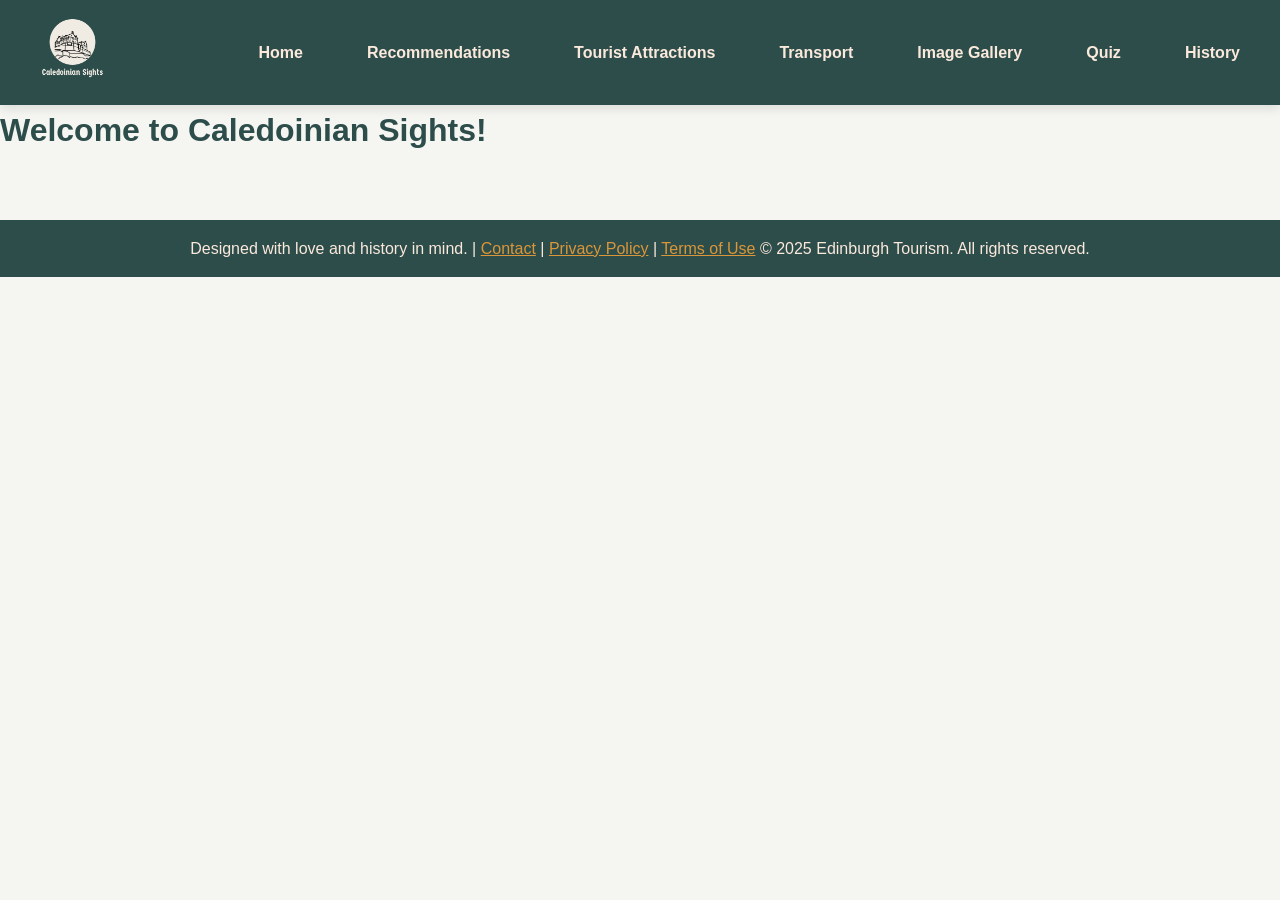
<file: Recommendations/index.html>
<!DOCTYPE html>
<html lang="en">
	<head>
		<meta charset="UTF-8">
		<meta name="viewport" content="width=device-width, initial-scale=1.0">
		<title>Caledoinan Sights</title>
		<link href = "styles2.css" rel = "stylesheet">
	</head>

	<header class="site-header">
		<div class="nav-container">
			<a href="index.html" class="logo"><img src="../images/Logo2.png" alt="Edinburgh Logo"></a>
			<nav class="nav-links">
				<a href="index.html">Home</a>
				<a href="RecsPages/RecsMain.html">Recommendations</a>
				<a href="Attractions.html">Tourist Attractions</a>
				<a href="Transport.html">Transport</a>
				<a href="ImageGallery.html">Image Gallery</a>
				<a href="Quiz.html">Quiz</a>
				<a href="history.html">History</a>
			</nav>
		</div>
	</header>
	<body>
			<h1> Welcome to Caledoinian Sights! </h1>
		
	</body>
	<footer class="site-footer">
		<p>
			Designed with love and history in mind. | 
			<a href="./FooterPages/contact.html">Contact</a> |
			<a href="./FooterPages/privacy.html">Privacy Policy</a> |
			<a href="./FooterPages/terms.html">Terms of Use</a>
			&copy; 2025 Edinburgh Tourism. All rights reserved.
		</p>
	</footer>

<script src="script2.js"></script>
<button id="scrollTopBtn" title="Back to Top">↑</button>

</html>
</file>
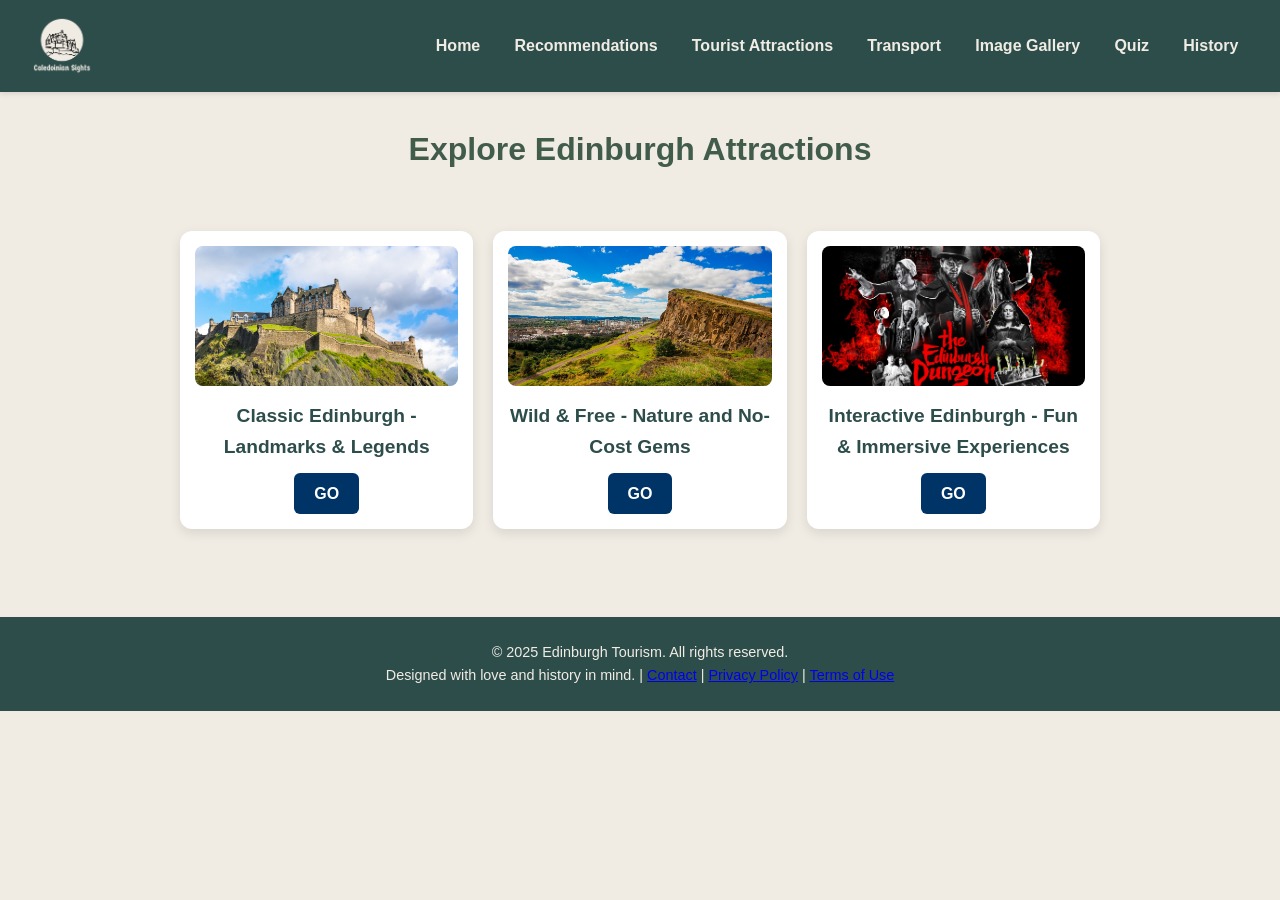
<file: Attractions/Attractions.html>
<!DOCTYPE html>
<html lang="en">
<head>
  <meta charset="UTF-8" />
  <meta name="viewport" content="width=device-width, initial-scale=1.0"/>
  <title>Tourist Attractions</title>
  <link rel="stylesheet" href="styles3.css" />
</head>
<body>
  <header>
    <div style="display: flex; align-items: center;">
      <img src="../images/Logo2.png" alt="Caledonian Sights Logo" style="height: 60px; margin-right: 10px;">
	  <strong></strong>
    </div>
    <nav class="nav-links">
      <a href="../index.html">Home</a>
      <a href="../Recommendations/RecsPages/RecsMain.html">Recommendations</a>
      <a href="Attractions.html">Tourist Attractions</a>
      <a href="../Transport.html">Transport</a>
      <a href="../Gallery/gallery.html">Image Gallery</a>
      <a href="../Quiz.html">Quiz</a>
      <a href="../Recommendations/history.html">History</a>
    </nav>
  </header>

  <main>
    <h1 class="main-title">Explore Edinburgh Attractions</h1>
    <section class="card-grid">
      <div class="card">
        <img src="../images/edinburgh_castle.jpg" alt="Historical Site">
        <h2>Classic Edinburgh - Landmarks & Legends</h2>
        <a class="card-btn" href="classic_edinburgh.html">GO</a>
      </div>
      <div class="card">
        <img src="../images/arthurs_seat.jpg" alt="Top Attractions">
        <h2>Wild & Free - Nature and No-Cost Gems</h2>
        <a class="card-btn" href="wild_and_free.html">GO</a>
      </div>
      <div class="card">
        <img src="../images/edinburgh_dungeons.jpg" alt="Free Attractions">
        <h2>Interactive Edinburgh - Fun & Immersive Experiences</h2>
        <a class="card-btn" href="Interactive_Edinburgh.html">GO</a>
      </div>
	  
    </section>
  </main>

  <footer class="site-footer">
  <p>&copy; 2025 Edinburgh Tourism. All rights reserved.</p>
  <p>
    Designed with love and history in mind. |
    <a href="../FooterPages/contact.html">Contact</a> |
    <a href="../FooterPages/privacy.html">Privacy Policy</a> |
    <a href="../FooterPages/terms.html">Terms of Use</a>
  </p>
</footer>
</body>
</html>
</file>
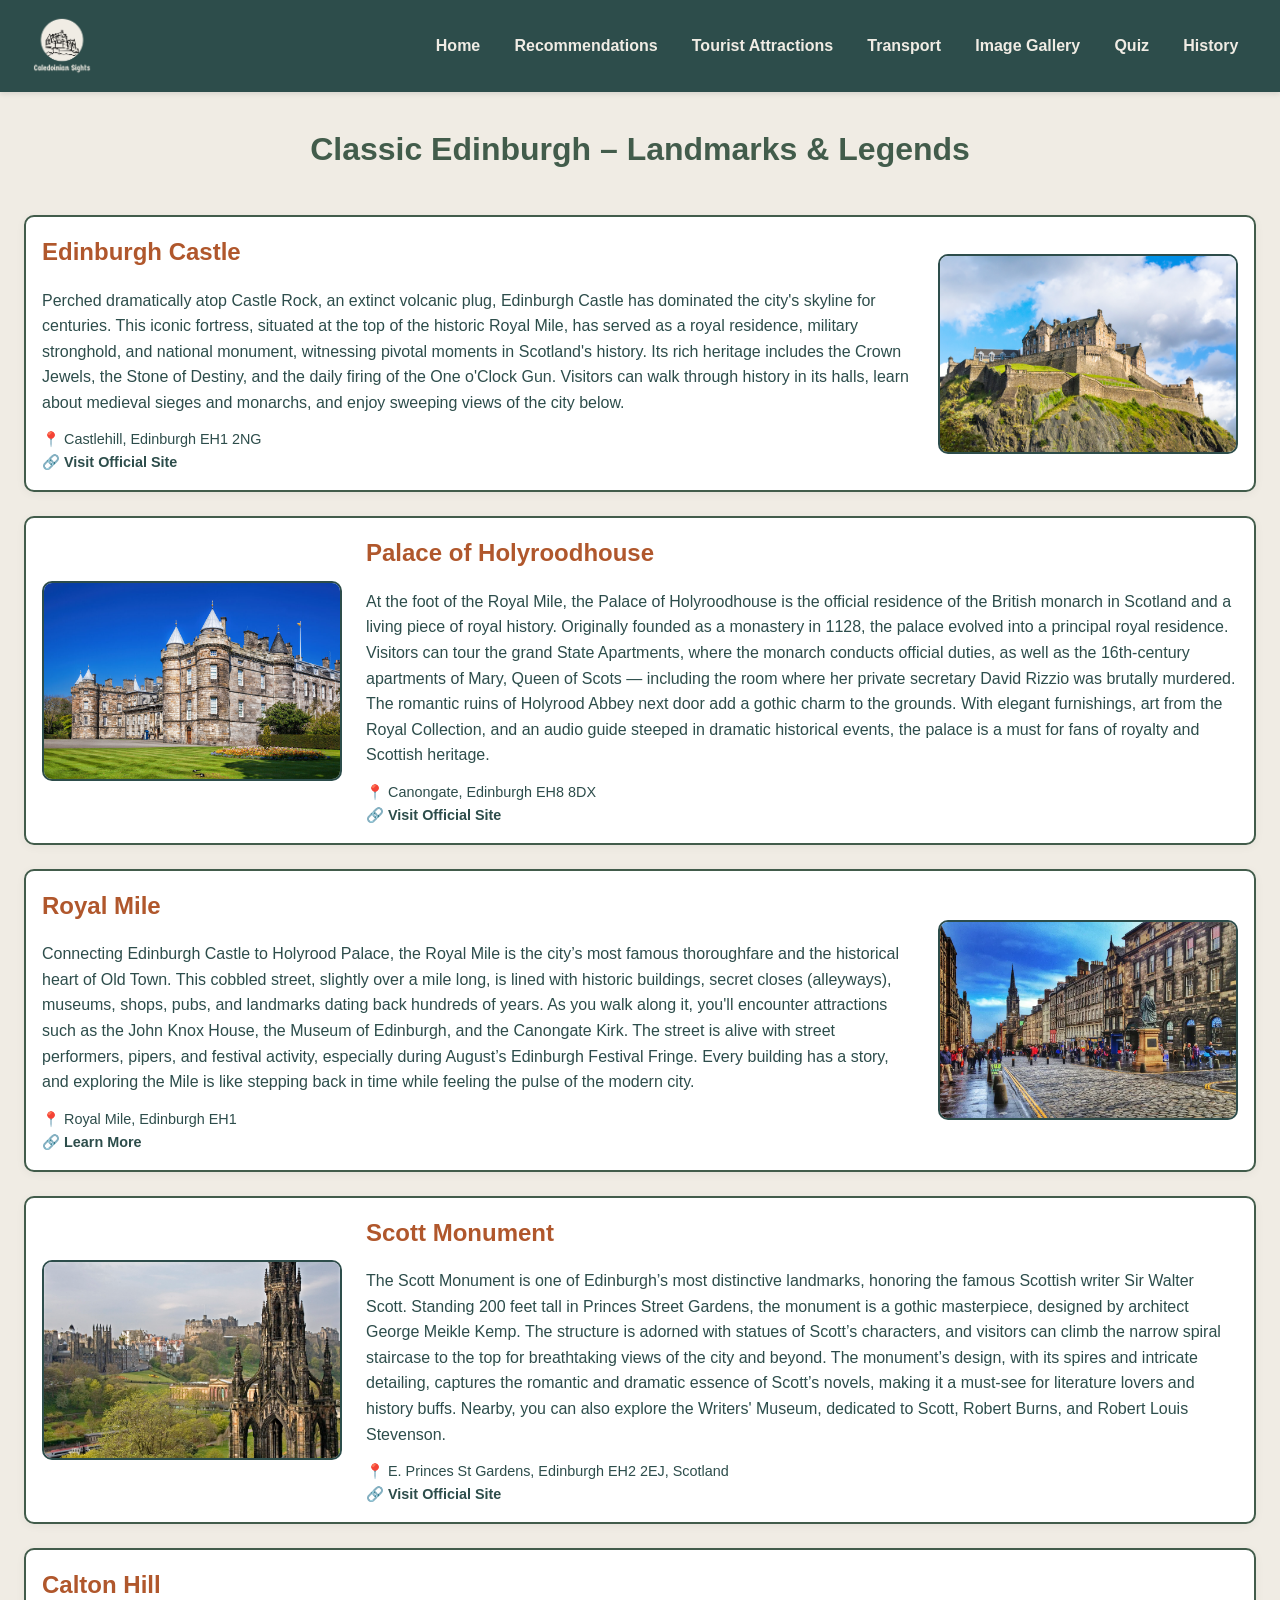
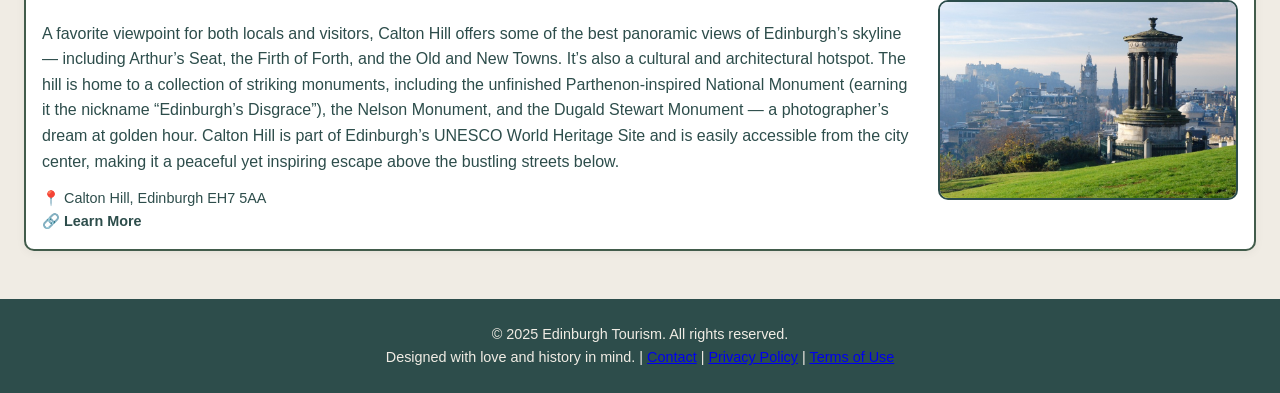
<file: Attractions/classic_edinburgh.html>
<!DOCTYPE html>
<html lang="en">
<head>
  <meta charset="UTF-8" />
  <meta name="viewport" content="width=device-width, initial-scale=1.0"/>
  <title>Classic Edinburgh</title>
  <link rel="stylesheet" href="styles3.css" />
  <script src="script3.js" defer></script>
</head>
<body>
  <header>
    <div style="display: flex; align-items: center;">
      <img src="../images/Logo2.png" alt="Caledonian Sights Logo" style="height: 60px; margin-right: 10px;">
      <strong></strong>
    </div>
    <nav class="nav-links">
      <a href="../index.html">Home</a>
      <a href="../Recommendations/RecsPages/RecsMain.html">Recommendations</a>
      <a href="Attractions.html">Tourist Attractions</a>
      <a href="../Transport.html">Transport</a>
      <a href="../Gallery/gallery.html">Image Gallery</a>
      <a href="../Quiz.html">Quiz</a>
      <a href="../Recommendations/history.html">History</a>
    </nav>
  </header>

  <div class="main-title">Classic Edinburgh – Landmarks & Legends</div>

  <div class="spot">
    <div class="spot-text">
      <h2>Edinburgh Castle</h2>
	  <p>Perched dramatically atop Castle Rock, an extinct volcanic plug, Edinburgh Castle has dominated the city's skyline for centuries. This iconic fortress, situated at the top of the historic Royal Mile, has served as a royal residence, military stronghold, and national monument, witnessing pivotal moments in Scotland's history. Its rich heritage includes the Crown Jewels, the Stone of Destiny, and the daily firing of the One o'Clock Gun. Visitors can walk through history in its halls, learn about medieval sieges and monarchs, and enjoy sweeping views of the city below.</p>
      <div class="info">
        📍 Castlehill, Edinburgh EH1 2NG<br>
        🔗 <a href="https://www.edinburghcastle.scot/" target="_blank">Visit Official Site</a>
      </div>
    </div>
    <img src="../images/edinburgh_castle.jpg" alt="Edinburgh Castle" />
  </div>

  <div class="spot reverse">
    <div class="spot-text">
      <h2>Palace of Holyroodhouse</h2>
	  <p>At the foot of the Royal Mile, the Palace of Holyroodhouse is the official residence of the British monarch in Scotland and a living piece of royal history. Originally founded as a monastery in 1128, the palace evolved into a principal royal residence. Visitors can tour the grand State Apartments, where the monarch conducts official duties, as well as the 16th-century apartments of Mary, Queen of Scots — including the room where her private secretary David Rizzio was brutally murdered. The romantic ruins of Holyrood Abbey next door add a gothic charm to the grounds. With elegant furnishings, art from the Royal Collection, and an audio guide steeped in dramatic historical events, the palace is a must for fans of royalty and Scottish heritage.</p>
      <div class="info">
        📍 Canongate, Edinburgh EH8 8DX<br>
        🔗 <a href="https://www.rct.uk/visit/palace-of-holyroodhouse" target="_blank">Visit Official Site</a>
      </div>
    </div>
    <img src="../images/hollyroodhouse.jpg" alt="Palace of Holyroodhouse">
  </div>

  <div class="spot">
    <div class="spot-text">
      <h2>Royal Mile</h2>
	  <p>Connecting Edinburgh Castle to Holyrood Palace, the Royal Mile is the city’s most famous thoroughfare and the historical heart of Old Town. This cobbled street, slightly over a mile long, is lined with historic buildings, secret closes (alleyways), museums, shops, pubs, and landmarks dating back hundreds of years. As you walk along it, you'll encounter attractions such as the John Knox House, the Museum of Edinburgh, and the Canongate Kirk. The street is alive with street performers, pipers, and festival activity, especially during August’s Edinburgh Festival Fringe. Every building has a story, and exploring the Mile is like stepping back in time while feeling the pulse of the modern city.</p>
      <div class="info">
        📍 Royal Mile, Edinburgh EH1<br>
        🔗 <a href="https://www.visitscotland.com/info/towns-villages/royal-mile-and-grassmarket-p918401" target="_blank">Learn More</a>
      </div>
    </div>
    <img src="../images/royal_mile.webp" alt="Royal Mile">
  </div>

  <div class="spot reverse">
    <div class="spot-text">
      <h2>Scott Monument</h2>
	  <p>The Scott Monument is one of Edinburgh’s most distinctive landmarks, honoring the famous Scottish writer Sir Walter Scott. Standing 200 feet tall in Princes Street Gardens, the monument is a gothic masterpiece, designed by architect George Meikle Kemp. The structure is adorned with statues of Scott’s characters, and visitors can climb the narrow spiral staircase to the top for breathtaking views of the city and beyond. The monument’s design, with its spires and intricate detailing, captures the romantic and dramatic essence of Scott’s novels, making it a must-see for literature lovers and history buffs. Nearby, you can also explore the Writers' Museum, dedicated to Scott, Robert Burns, and Robert Louis Stevenson.</p>
      <div class="info">
        📍 E. Princes St Gardens, Edinburgh EH2 2EJ, Scotland<br>
        🔗 <a href="https://www.edinburghmuseums.org.uk/venue/scott-monument" target="_blank">Visit Official Site</a>
      </div>
    </div>
    <img src="../images/scott_monument.jpg" alt="Scott Monument">
  </div>

  <div class="spot">
    <div class="spot-text">
      <h2>Calton Hill</h2>
	  <p>A favorite viewpoint for both locals and visitors, Calton Hill offers some of the best panoramic views of Edinburgh’s skyline — including Arthur’s Seat, the Firth of Forth, and the Old and New Towns. It’s also a cultural and architectural hotspot. The hill is home to a collection of striking monuments, including the unfinished Parthenon-inspired National Monument (earning it the nickname “Edinburgh’s Disgrace”), the Nelson Monument, and the Dugald Stewart Monument — a photographer’s dream at golden hour. Calton Hill is part of Edinburgh’s UNESCO World Heritage Site and is easily accessible from the city center, making it a peaceful yet inspiring escape above the bustling streets below.</p>
      <div class="info">
        📍 Calton Hill, Edinburgh EH7 5AA<br>
        🔗 <a href="https://ewh.org.uk/calton-hill/" target="_blank">Learn More</a>
      </div>
    </div>
    <img src="../images/calton_hill.JPG" alt="Calton Hill">
  </div>

  <footer class="site-footer">
    <p>&copy; 2025 Edinburgh Tourism. All rights reserved.</p>
    <p>
      Designed with love and history in mind. |
      <a href="../FooterPages/contact.html">Contact</a> |
      <a href="../FooterPages/privacy.html">Privacy Policy</a> |
      <a href="../FooterPages/terms.html">Terms of Use</a>
    </p>
  </footer>
</body>
</html>
</file>
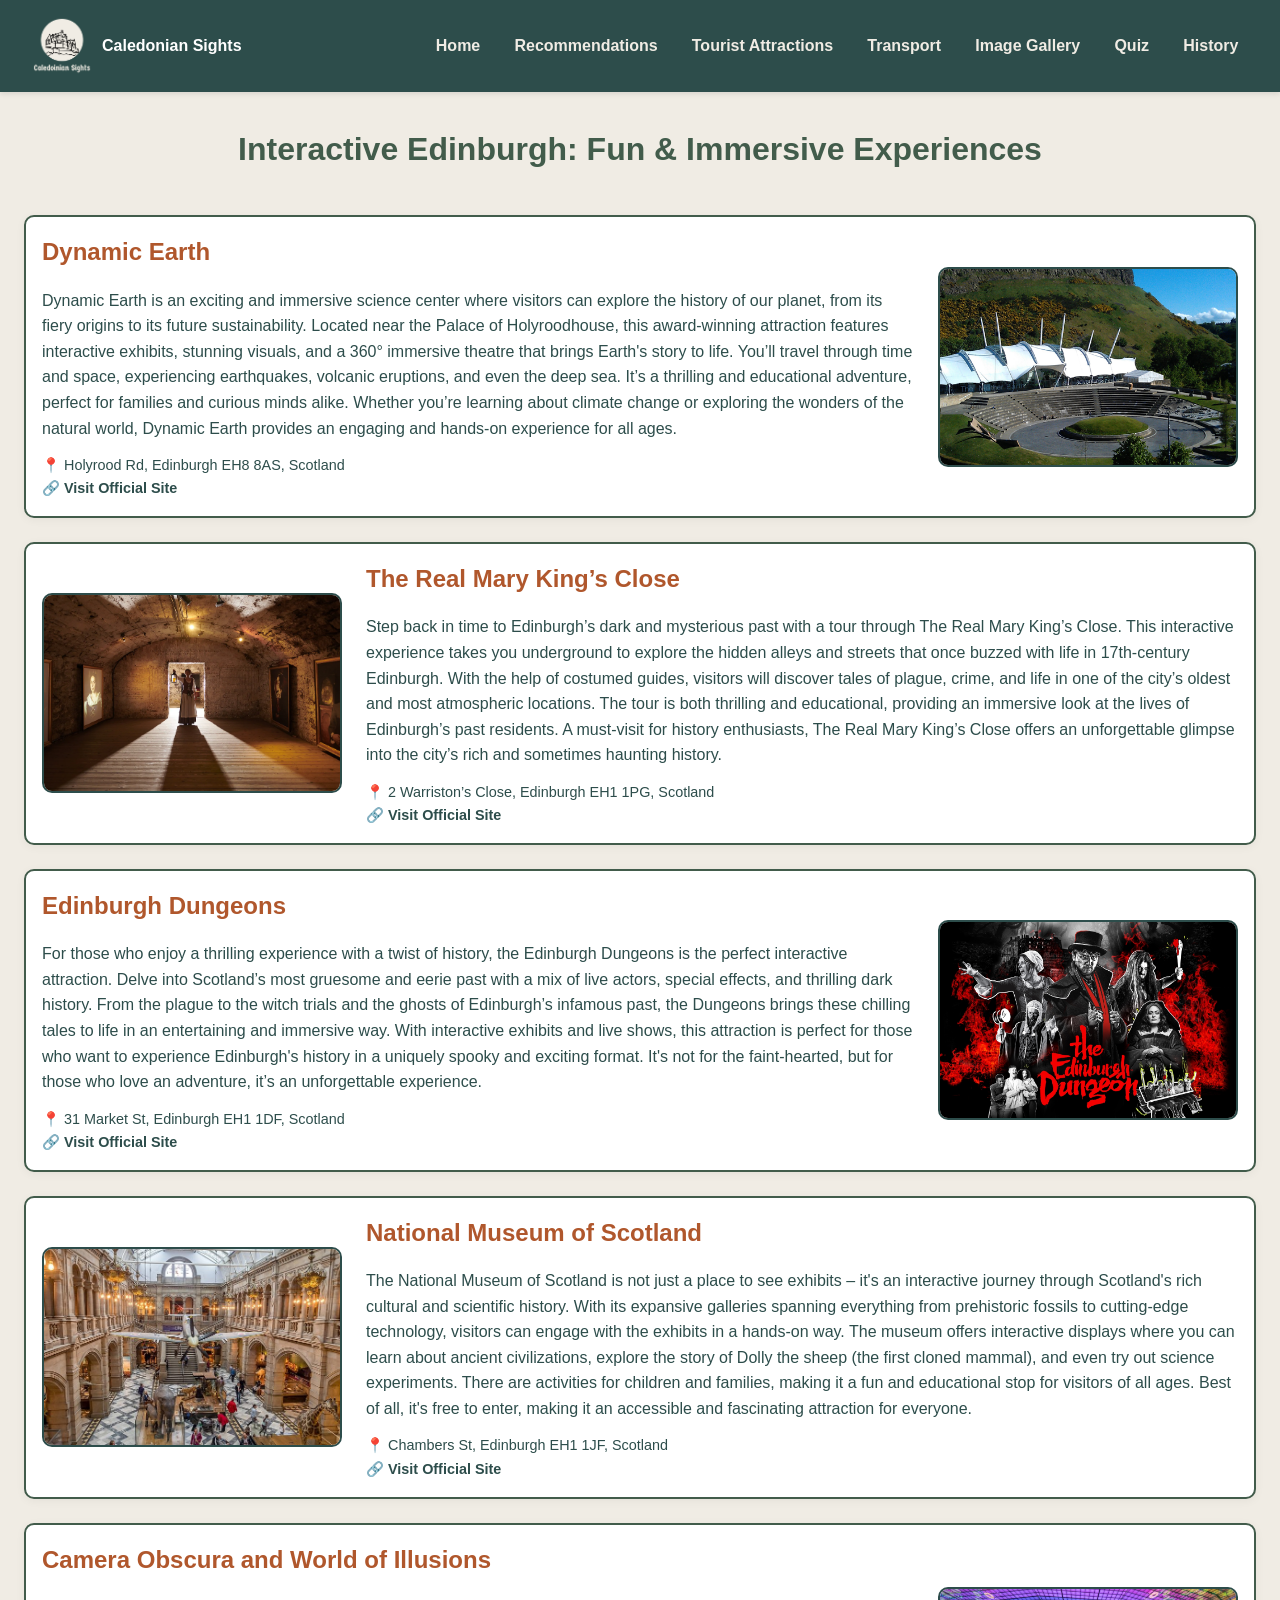
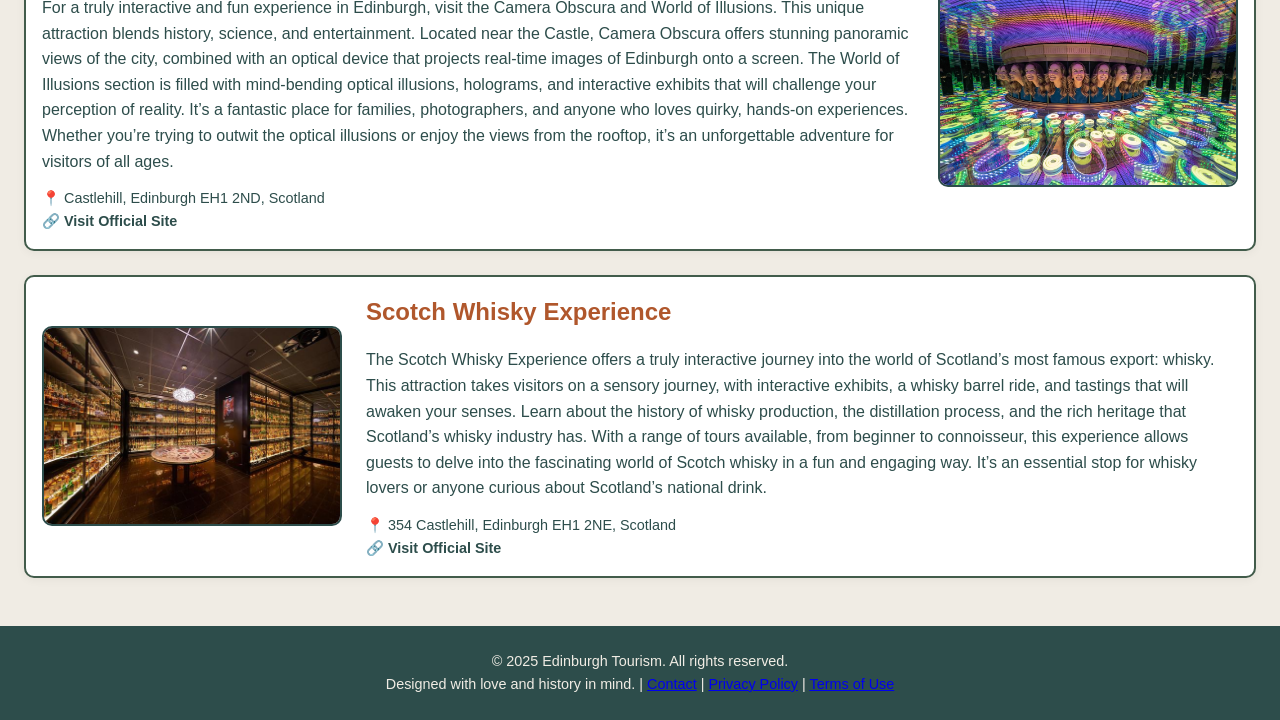
<file: Attractions/Interactive_Edinburgh.html>
<!DOCTYPE html>
<html lang="en">
<head>
  <meta charset="UTF-8" />
  <meta name="viewport" content="width=device-width, initial-scale=1.0"/>
  <title>Interactive Edinburgh</title>
  <link rel="stylesheet" href="styles3.css" />
  <script src="script3.js" defer></script>
</head>
<body>
  <header>
    <div style="display: flex; align-items: center;">
      <img src="../images/Logo2.png" alt="Caledonian Sights Logo" style="height: 60px; margin-right: 10px;">
      <strong>Caledonian Sights</strong>
    </div>
    <nav class="nav-links">
      <a href="../index.html">Home</a>
      <a href="../Recommendations/RecsPages/RecsMain.html">Recommendations</a>
      <a href="Attractions.html">Tourist Attractions</a>
      <a href="../Transport.html">Transport</a>
      <a href="../Gallery/gallery.html">Image Gallery</a>
      <a href="../Quiz.html">Quiz</a>
      <a href="../Recommendations/history.html">History</a>
    </nav>
  </header>

<div class="main-title">Interactive Edinburgh: Fun & Immersive Experiences</div>

<div class="spot">
  <div class="spot-text">
    <h2>Dynamic Earth</h2>
    <p>Dynamic Earth is an exciting and immersive science center where visitors can explore the history of our planet, from its fiery origins to its future sustainability. Located near the Palace of Holyroodhouse, this award-winning attraction features interactive exhibits, stunning visuals, and a 360° immersive theatre that brings Earth's story to life. You’ll travel through time and space, experiencing earthquakes, volcanic eruptions, and even the deep sea. It’s a thrilling and educational adventure, perfect for families and curious minds alike. Whether you’re learning about climate change or exploring the wonders of the natural world, Dynamic Earth provides an engaging and hands-on experience for all ages.</p>
    <div class="info">
      📍 Holyrood Rd, Edinburgh EH8 8AS, Scotland<br>
      🔗 <a href="https://www.dynamicearth.co.uk/" target="_blank">Visit Official Site</a>
    </div>
  </div>
  <img src="../images/dynamicEarth.png" alt="Dynamic Earth">
</div>

<div class="spot reverse">
  <div class="spot-text">
    <h2>The Real Mary King’s Close</h2>
    <p>Step back in time to Edinburgh’s dark and mysterious past with a tour through The Real Mary King’s Close. This interactive experience takes you underground to explore the hidden alleys and streets that once buzzed with life in 17th-century Edinburgh. With the help of costumed guides, visitors will discover tales of plague, crime, and life in one of the city’s oldest and most atmospheric locations. The tour is both thrilling and educational, providing an immersive look at the lives of Edinburgh’s past residents. A must-visit for history enthusiasts, The Real Mary King’s Close offers an unforgettable glimpse into the city’s rich and sometimes haunting history.</p>
    <div class="info">
      📍 2 Warriston’s Close, Edinburgh EH1 1PG, Scotland<br>
      🔗 <a href="https://www.realmarykingsclose.com/" target="_blank">Visit Official Site</a>
    </div>
  </div>
  <img src="../images/trmkc.webp" alt="The Real Mary King's Close">
</div>

<div class="spot">
  <div class="spot-text">
    <h2>Edinburgh Dungeons</h2>
    <p>For those who enjoy a thrilling experience with a twist of history, the Edinburgh Dungeons is the perfect interactive attraction. Delve into Scotland’s most gruesome and eerie past with a mix of live actors, special effects, and thrilling dark history. From the plague to the witch trials and the ghosts of Edinburgh’s infamous past, the Dungeons brings these chilling tales to life in an entertaining and immersive way. With interactive exhibits and live shows, this attraction is perfect for those who want to experience Edinburgh's history in a uniquely spooky and exciting format. It's not for the faint-hearted, but for those who love an adventure, it’s an unforgettable experience.</p>
    <div class="info">
      📍 31 Market St, Edinburgh EH1 1DF, Scotland<br>
      🔗 <a href="https://www.thedungeons.com/edinburgh/" target="_blank">Visit Official Site</a>
    </div>
  </div>
  <img src="../images/edinburgh_dungeons.jpg" alt="Edinburgh Dungeons">
</div>

<div class="spot reverse">
  <div class="spot-text">
    <h2>National Museum of Scotland</h2>
    <p>The National Museum of Scotland is not just a place to see exhibits – it's an interactive journey through Scotland's rich cultural and scientific history. With its expansive galleries spanning everything from prehistoric fossils to cutting-edge technology, visitors can engage with the exhibits in a hands-on way. The museum offers interactive displays where you can learn about ancient civilizations, explore the story of Dolly the sheep (the first cloned mammal), and even try out science experiments. There are activities for children and families, making it a fun and educational stop for visitors of all ages. Best of all, it's free to enter, making it an accessible and fascinating attraction for everyone.</p>
    <div class="info">
      📍 Chambers St, Edinburgh EH1 1JF, Scotland<br>
      🔗 <a href="https://www.nms.ac.uk/national-museum-of-scotland/" target="_blank">Visit Official Site</a>
    </div>
  </div>
  <img src="../images/national_museum.jpg" alt="National Museum of Scotland">
</div>

<div class="spot">
  <div class="spot-text">
    <h2>Camera Obscura and World of Illusions</h2>
    <p>For a truly interactive and fun experience in Edinburgh, visit the Camera Obscura and World of Illusions. This unique attraction blends history, science, and entertainment. Located near the Castle, Camera Obscura offers stunning panoramic views of the city, combined with an optical device that projects real-time images of Edinburgh onto a screen. The World of Illusions section is filled with mind-bending optical illusions, holograms, and interactive exhibits that will challenge your perception of reality. It’s a fantastic place for families, photographers, and anyone who loves quirky, hands-on experiences. Whether you’re trying to outwit the optical illusions or enjoy the views from the rooftop, it’s an unforgettable adventure for visitors of all ages.</p>
    <div class="info">
      📍 Castlehill, Edinburgh EH1 2ND, Scotland<br>
      🔗 <a href="https://www.camera-obscura.co.uk/" target="_blank">Visit Official Site</a>
    </div>
  </div>
  <img src="../images/camera_obscura.jpg" alt="Camera Obscura and World of Illusions">
</div>

<div class="spot reverse">
  <div class="spot-text">
    <h2>Scotch Whisky Experience</h2>
    <p>The Scotch Whisky Experience offers a truly interactive journey into the world of Scotland’s most famous export: whisky. This attraction takes visitors on a sensory journey, with interactive exhibits, a whisky barrel ride, and tastings that will awaken your senses. Learn about the history of whisky production, the distillation process, and the rich heritage that Scotland’s whisky industry has. With a range of tours available, from beginner to connoisseur, this experience allows guests to delve into the fascinating world of Scotch whisky in a fun and engaging way. It’s an essential stop for whisky lovers or anyone curious about Scotland’s national drink.</p>
    <div class="info">
      📍 354 Castlehill, Edinburgh EH1 2NE, Scotland<br>
      🔗 <a href="https://www.scotchwhiskyexperience.co.uk/" target="_blank">Visit Official Site</a>
    </div>
  </div>
  <img src="../images/scotch_whisky_experience.jpg" alt="Scotch Whisky Experience">
</div>

<footer class="site-footer">
  <p>&copy; 2025 Edinburgh Tourism. All rights reserved.</p>
  <p>
    Designed with love and history in mind. |
    <a href="../FooterPages/contact.html">Contact</a> |
    <a href="../FooterPages/privacy.html">Privacy Policy</a> |
    <a href="../FooterPages/terms.html">Terms of Use</a>
  </p>
</footer>
</file>
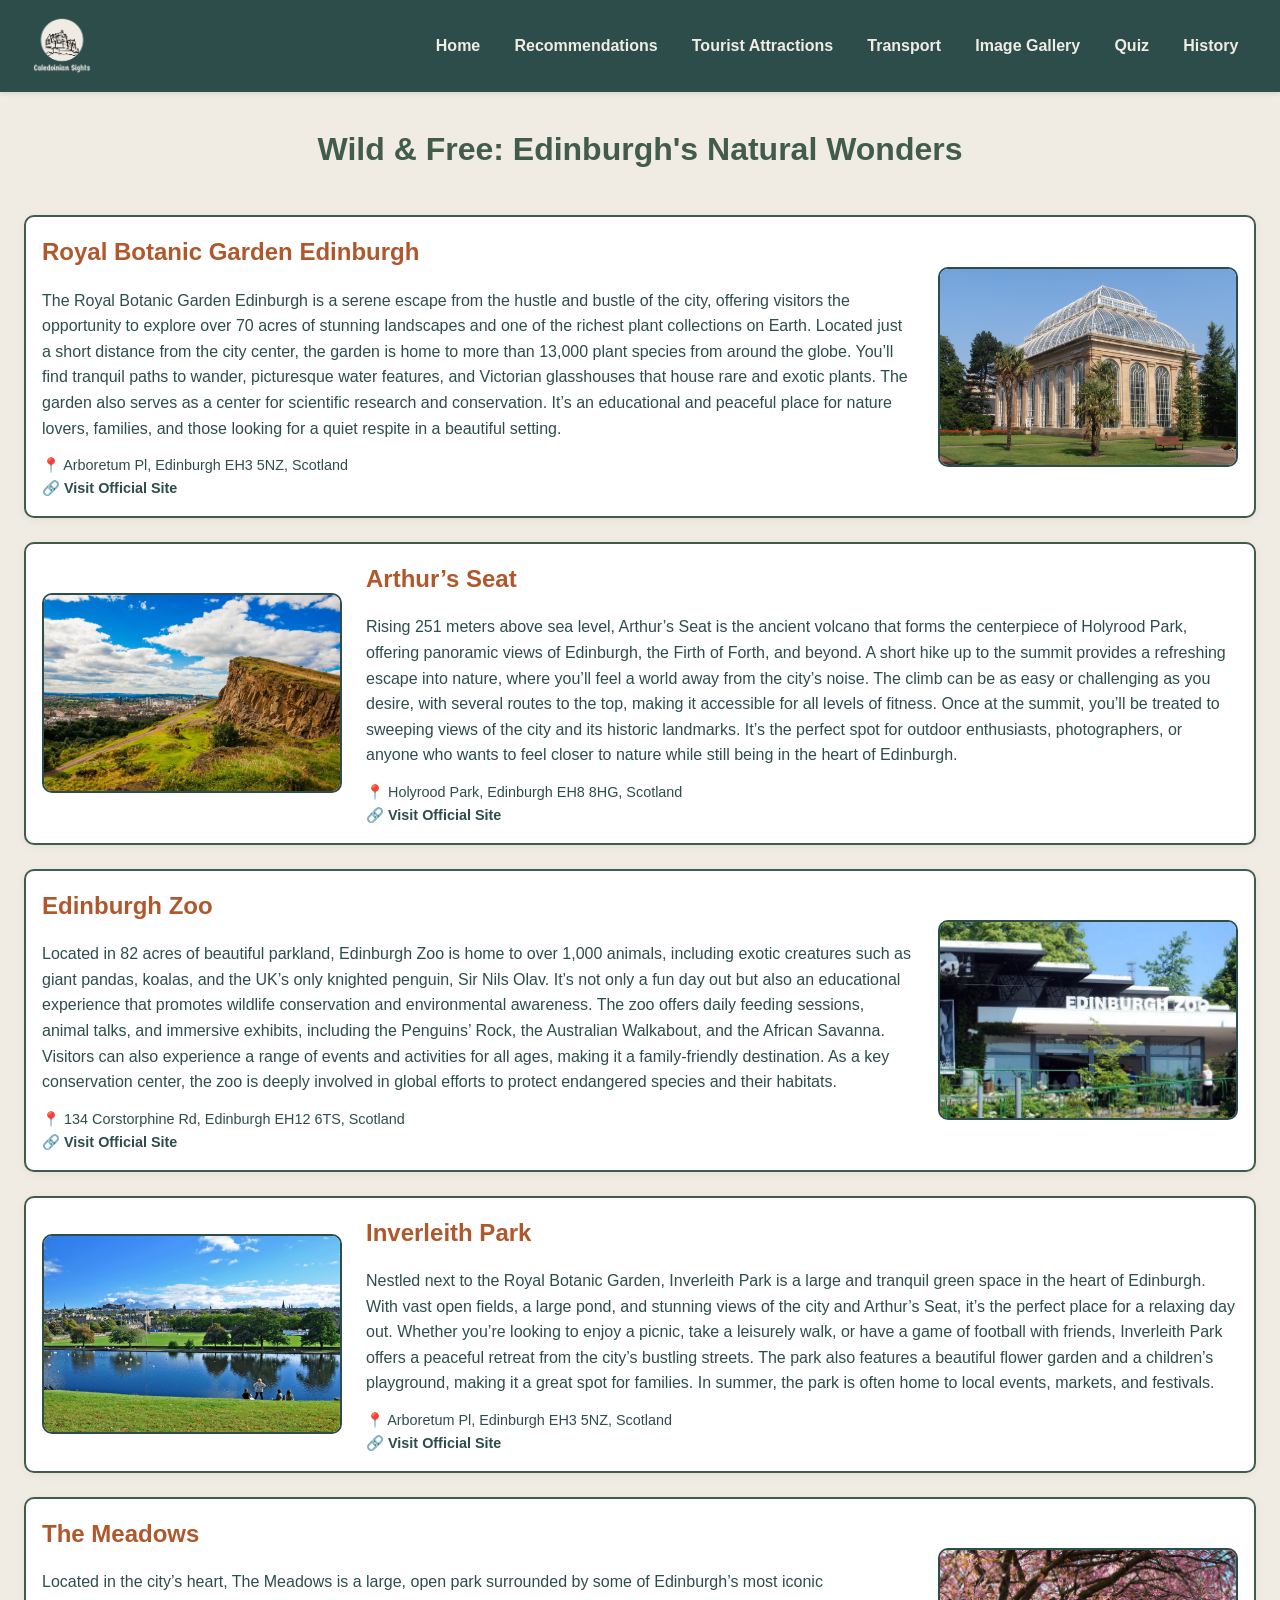
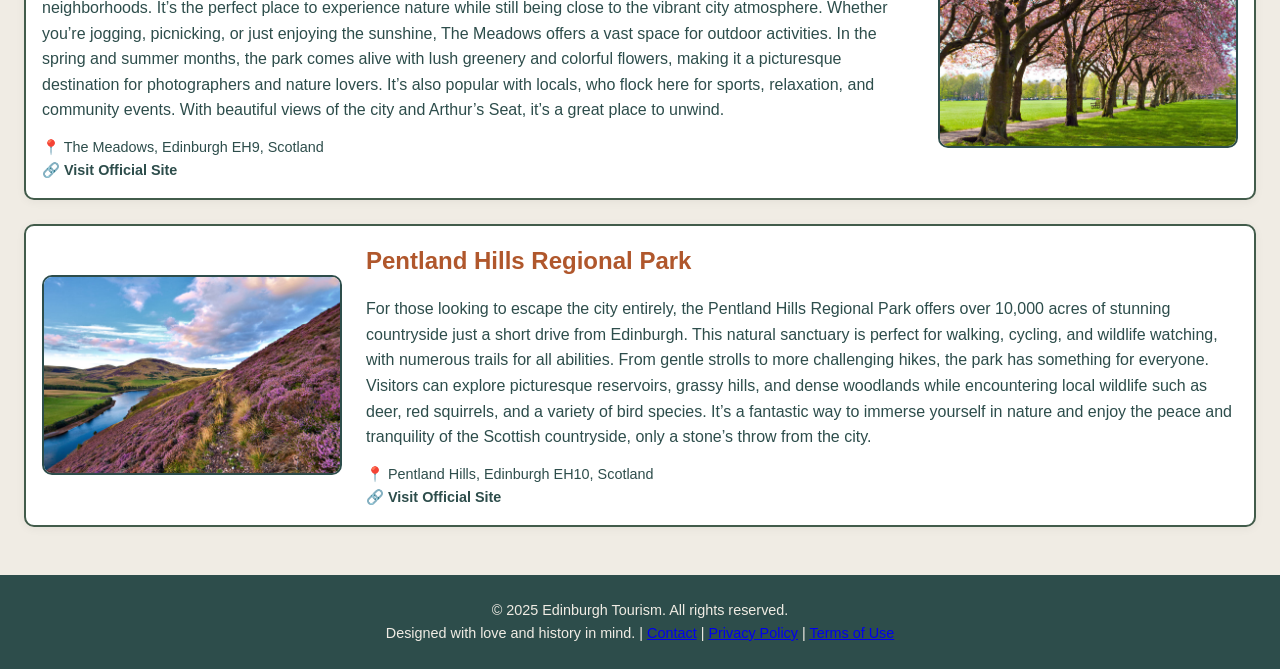
<file: Attractions/wild_and_free.html>
<!DOCTYPE html>
<html lang="en">
<head>
  <meta charset="UTF-8" />
  <meta name="viewport" content="width=device-width, initial-scale=1.0"/>
  <title>Wild & Free</title>
  <link rel="stylesheet" href="styles3.css" />
  <script src="script3.js" defer></script>
</head>
<body>
  <header>
    <div style="display: flex; align-items: center;">
      <img src="../images/Logo2.png" alt="Caledonian Sights Logo" style="height: 60px; margin-right: 10px;">
      <strong></strong>
    </div>
    <nav class="nav-links">
      <a href="../index.html">Home</a>
      <a href="../Recommendations/RecsPages/RecsMain.html">Recommendations</a>
      <a href="Attractions.html">Tourist Attractions</a>
      <a href="../Transport.html">Transport</a>
      <a href="../Gallery/gallery.html">Image Gallery</a>
      <a href="../Quiz.html">Quiz</a>
      <a href="../Recommendations/history.html">History</a>
    </nav>
  </header>

<div class="main-title">Wild & Free: Edinburgh's Natural Wonders</div>

<div class="spot">
  <div class="spot-text">
    <h2>Royal Botanic Garden Edinburgh</h2>
    <p>The Royal Botanic Garden Edinburgh is a serene escape from the hustle and bustle of the city, offering visitors the opportunity to explore over 70 acres of stunning landscapes and one of the richest plant collections on Earth. Located just a short distance from the city center, the garden is home to more than 13,000 plant species from around the globe. You’ll find tranquil paths to wander, picturesque water features, and Victorian glasshouses that house rare and exotic plants. The garden also serves as a center for scientific research and conservation. It’s an educational and peaceful place for nature lovers, families, and those looking for a quiet respite in a beautiful setting.</p>
    <div class="info">
      📍 Arboretum Pl, Edinburgh EH3 5NZ, Scotland<br>
      🔗 <a href="https://www.rbge.org.uk/" target="_blank">Visit Official Site</a>
    </div>
  </div>
  <img src="../images/botanic_gardens.JPG" alt="Royal Botanic Garden Edinburgh">
</div>

<div class="spot reverse">
  <div class="spot-text">
    <h2>Arthur’s Seat</h2>
    <p>Rising 251 meters above sea level, Arthur’s Seat is the ancient volcano that forms the centerpiece of Holyrood Park, offering panoramic views of Edinburgh, the Firth of Forth, and beyond. A short hike up to the summit provides a refreshing escape into nature, where you’ll feel a world away from the city’s noise. The climb can be as easy or challenging as you desire, with several routes to the top, making it accessible for all levels of fitness. Once at the summit, you’ll be treated to sweeping views of the city and its historic landmarks. It’s the perfect spot for outdoor enthusiasts, photographers, or anyone who wants to feel closer to nature while still being in the heart of Edinburgh.</p>
    <div class="info">
      📍 Holyrood Park, Edinburgh EH8 8HG, Scotland<br>
      🔗 <a href="https://www.visitscotland.com/info/see-do/holyrood-park-and-arthurs-seat-p914341" target="_blank">Visit Official Site</a>
    </div>
  </div>
  <img src="../images/arthurs_seat.jpg" alt="Arthur's Seat">
</div>

<div class="spot">
  <div class="spot-text">
    <h2>Edinburgh Zoo</h2>
    <p>Located in 82 acres of beautiful parkland, Edinburgh Zoo is home to over 1,000 animals, including exotic creatures such as giant pandas, koalas, and the UK’s only knighted penguin, Sir Nils Olav. It’s not only a fun day out but also an educational experience that promotes wildlife conservation and environmental awareness. The zoo offers daily feeding sessions, animal talks, and immersive exhibits, including the Penguins’ Rock, the Australian Walkabout, and the African Savanna. Visitors can also experience a range of events and activities for all ages, making it a family-friendly destination. As a key conservation center, the zoo is deeply involved in global efforts to protect endangered species and their habitats.</p>
    <div class="info">
      📍 134 Corstorphine Rd, Edinburgh EH12 6TS, Scotland<br>
      🔗 <a href="https://www.edinburghzoo.org.uk/" target="_blank">Visit Official Site</a>
    </div>
  </div>
  <img src="../images/edinburgh_zoo.webp" alt="Edinburgh Zoo">
</div>

<div class="spot reverse">
  <div class="spot-text">
    <h2>Inverleith Park</h2>
    <p>Nestled next to the Royal Botanic Garden, Inverleith Park is a large and tranquil green space in the heart of Edinburgh. With vast open fields, a large pond, and stunning views of the city and Arthur’s Seat, it’s the perfect place for a relaxing day out. Whether you’re looking to enjoy a picnic, take a leisurely walk, or have a game of football with friends, Inverleith Park offers a peaceful retreat from the city’s bustling streets. The park also features a beautiful flower garden and a children’s playground, making it a great spot for families. In summer, the park is often home to local events, markets, and festivals.</p>
    <div class="info">
      📍 Arboretum Pl, Edinburgh EH3 5NZ, Scotland<br>
      🔗 <a href="https://www.edinburghoutdoors.org.uk/directory-record/71/inverleith-park" target="_blank">Visit Official Site</a>
    </div>
  </div>
  <img src="../images/inverleith_park.jpg" alt="Inverleith Park">
</div>

<div class="spot">
  <div class="spot-text">
    <h2>The Meadows</h2>
    <p>Located in the city’s heart, The Meadows is a large, open park surrounded by some of Edinburgh’s most iconic neighborhoods. It’s the perfect place to experience nature while still being close to the vibrant city atmosphere. Whether you’re jogging, picnicking, or just enjoying the sunshine, The Meadows offers a vast space for outdoor activities. In the spring and summer months, the park comes alive with lush greenery and colorful flowers, making it a picturesque destination for photographers and nature lovers. It’s also popular with locals, who flock here for sports, relaxation, and community events. With beautiful views of the city and Arthur’s Seat, it’s a great place to unwind.</p>
    <div class="info">
      📍 The Meadows, Edinburgh EH9, Scotland<br>
      🔗 <a href="https://www.edinburghoutdoors.org.uk/directory-record/87/meadows" target="_blank">Visit Official Site</a>
    </div>
  </div>
  <img src="../images/meadows_park.jpg" alt="The Meadows">
</div>

<div class="spot reverse">
  <div class="spot-text">
    <h2>Pentland Hills Regional Park</h2>
    <p>For those looking to escape the city entirely, the Pentland Hills Regional Park offers over 10,000 acres of stunning countryside just a short drive from Edinburgh. This natural sanctuary is perfect for walking, cycling, and wildlife watching, with numerous trails for all abilities. From gentle strolls to more challenging hikes, the park has something for everyone. Visitors can explore picturesque reservoirs, grassy hills, and dense woodlands while encountering local wildlife such as deer, red squirrels, and a variety of bird species. It’s a fantastic way to immerse yourself in nature and enjoy the peace and tranquility of the Scottish countryside, only a stone’s throw from the city.</p>
    <div class="info">
      📍 Pentland Hills, Edinburgh EH10, Scotland<br>
      🔗 <a href="https://www.pentlandhills.org/" target="_blank">Visit Official Site</a>
    </div>
  </div>
  <img src="../images/pentland_hills.jpg" alt="Pentland Hills Regional Park">
</div>

<footer class="site-footer">
  <p>&copy; 2025 Edinburgh Tourism. All rights reserved.</p>
  <p>
    Designed with love and history in mind. |
    <a href="../FooterPages/contact.html">Contact</a> |
    <a href="../FooterPages/privacy.html">Privacy Policy</a> |
    <a href="../FooterPages/terms.html">Terms of Use</a>
  </p>
</footer>
</file>
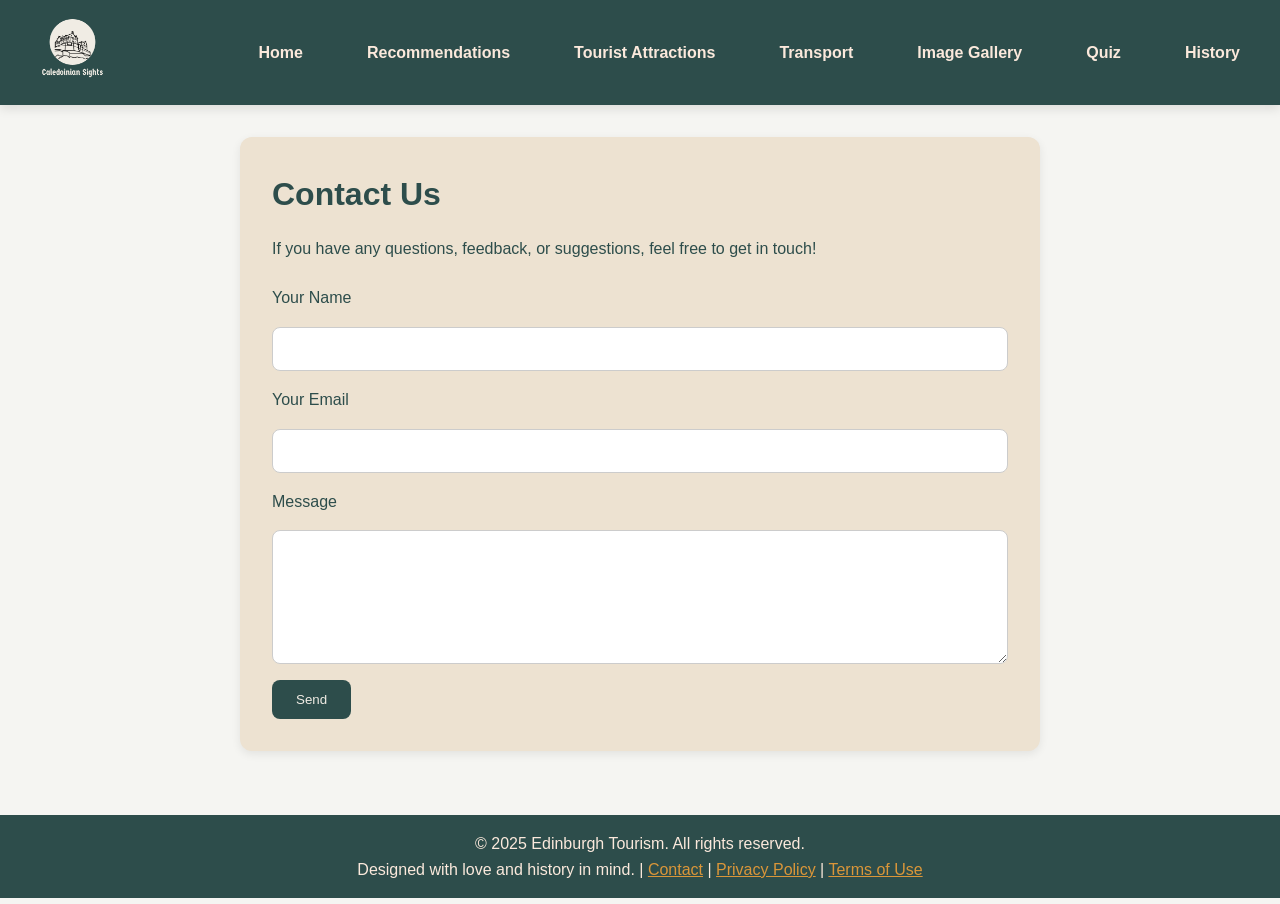
<file: FooterPages/contact.html>
<!DOCTYPE html>
<html lang="en">
<head>
  <meta charset="UTF-8">
  <meta name="viewport" content="width=device-width, initial-scale=1.0" />
  <title>Contact</title>
  <link rel="stylesheet" href="../styles2.css">
</head>
<body>

<header class="site-header">
  <div class="nav-container">
    <a href="../index.html" class="logo">
      <img src="../images/Logo2.png" alt="Edinburgh Logo">
    </a>
    <nav class="nav-links">
      <a href="../index.html">Home</a>
      <a href="../Recommendations/RecsPages/RecsMain.html">Recommendations</a>
      <a href="../Attractions/Attractions.html">Tourist Attractions</a>
      <a href="../Transport.html">Transport</a>
      <a href="../Gallery/gallery.html">Image Gallery</a>
      <a href="../Quiz.html">Quiz</a>
      <a href="../Recommendations/history.html">History</a>
    </nav>
  </div>
</header>

<main class="footer-page">
  <h1>Contact Us</h1>
  <p>If you have any questions, feedback, or suggestions, feel free to get in touch!</p>
  <form class="contact-form">
    <label for="name">Your Name</label>
    <input type="text" id="name" required>

    <label for="email">Your Email</label>
    <input type="email" id="email" required>

    <label for="message">Message</label>
    <textarea id="message" rows="6" required></textarea>

    <button type="submit">Send</button>
  </form>
</main>

<footer class="site-footer">
  <p>&copy; 2025 Edinburgh Tourism. All rights reserved.</p>
  <p>
    Designed with love and history in mind. |
    <a href="../FooterPages/contact.html">Contact</a> |
    <a href="../FooterPages/privacy.html">Privacy Policy</a> |
    <a href="../FooterPages/terms.html">Terms of Use</a>
  </p>
</footer>

<script src="../script2.js"></script>
<button id="scrollTopBtn" title="Back to Top">↑</button>


</body>
</html>
</file>
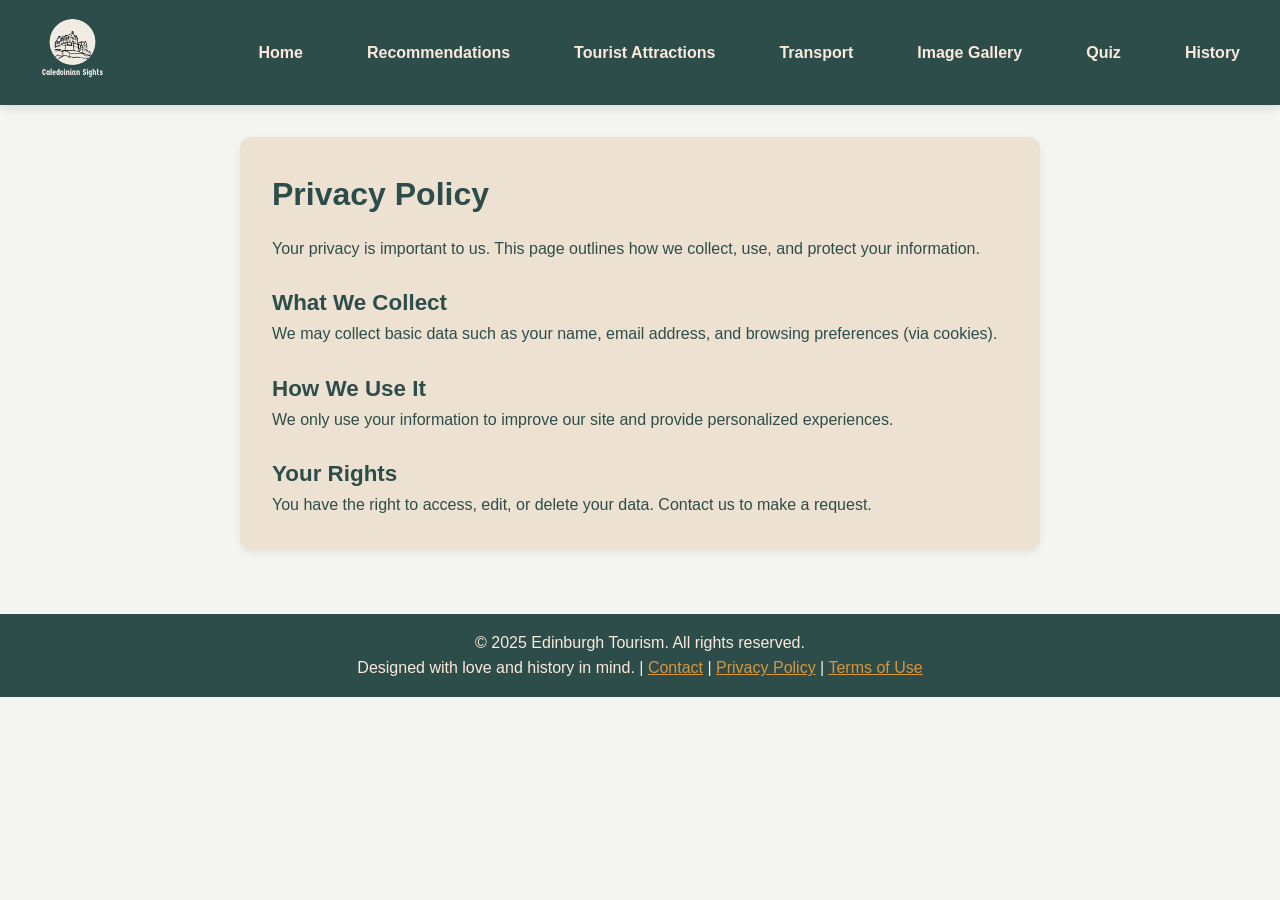
<file: FooterPages/privacy.html>
<!DOCTYPE html>
<html lang="en">
<head>
  <meta charset="UTF-8">
  <meta name="viewport" content="width=device-width, initial-scale=1.0" />
  <title>Contact</title>
  <link rel="stylesheet" href="../styles2.css">
</head>
<body>

<header class="site-header">
  <div class="nav-container">
    <a href="../index.html" class="logo">
      <img src="../images/Logo2.png" alt="Edinburgh Logo">
    </a>
    <nav class="nav-links">
      <a href="../index.html">Home</a>
      <a href="../Recommendations/RecsPages/RecsMain.html">Recommendations</a>
      <a href="../Attractions/Attractions.html">Tourist Attractions</a>
      <a href="../Transport.html">Transport</a>
      <a href="../Gallery/gallery.html">Image Gallery</a>
      <a href="../Quiz.html">Quiz</a>
      <a href="../Recommendations/history.html">History</a>
    </nav>
  </div>
</header>

<main class="footer-page">
  <h1>Privacy Policy</h1>
  <p>Your privacy is important to us. This page outlines how we collect, use, and protect your information.</p>
  <h2>What We Collect</h2>
  <p>We may collect basic data such as your name, email address, and browsing preferences (via cookies).</p>
  <h2>How We Use It</h2>
  <p>We only use your information to improve our site and provide personalized experiences.</p>
  <h2>Your Rights</h2>
  <p>You have the right to access, edit, or delete your data. Contact us to make a request.</p>
</main>

<footer class="site-footer">
  <p>&copy; 2025 Edinburgh Tourism. All rights reserved.</p>
  <p>
    Designed with love and history in mind. |
    <a href="../FooterPages/contact.html">Contact</a> |
    <a href="../FooterPages/privacy.html">Privacy Policy</a> |
    <a href="../FooterPages/terms.html">Terms of Use</a>
  </p>
</footer>

<script src="../script2.js"></script>
<button id="scrollTopBtn" title="Back to Top">↑</button>


</body>
</html>
</file>
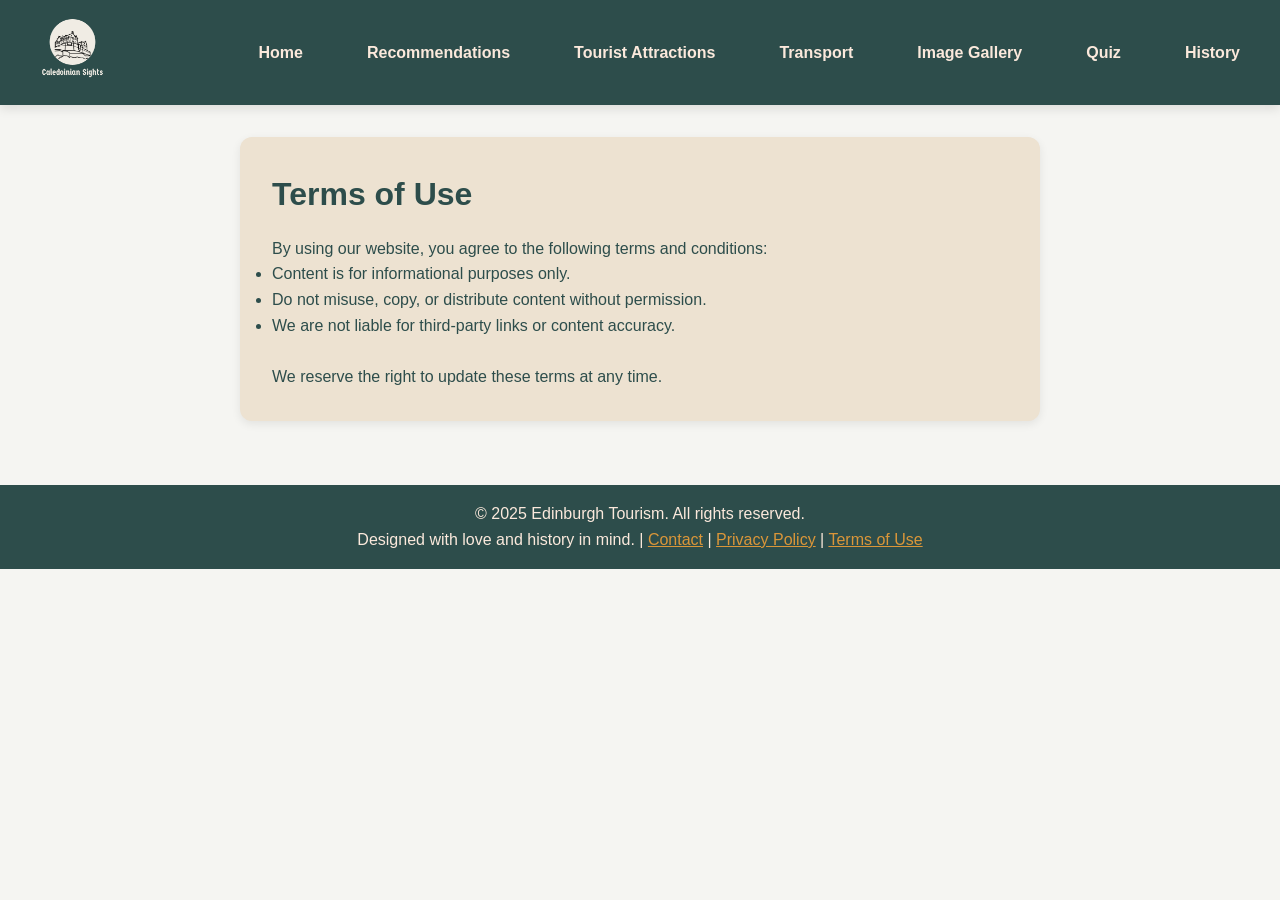
<file: FooterPages/terms.html>
<!DOCTYPE html>
<html lang="en">
<head>
  <meta charset="UTF-8">
  <meta name="viewport" content="width=device-width, initial-scale=1.0" />
  <title>Contact</title>
  <link rel="stylesheet" href="../styles2.css">
</head>
<body>

<header class="site-header">
  <div class="nav-container">
    <a href="../index.html" class="logo">
      <img src="../images/Logo2.png" alt="Edinburgh Logo">
    </a>
    <nav class="nav-links">
      <a href="../index.html">Home</a>
      <a href="../Recommendations/RecsPages/RecsMain.html">Recommendations</a>
      <a href="../Attractions/Attractions.html">Tourist Attractions</a>
      <a href="../Transport.html">Transport</a>
      <a href="../Gallery/gallery.html">Image Gallery</a>
      <a href="../Quiz.html">Quiz</a>
      <a href="../history.html">History</a>
    </nav>
  </div>
</header>

<main class="footer-page">
  <h1>Terms of Use</h1>
  <p>By using our website, you agree to the following terms and conditions:</p>
  <ul>
    <li>Content is for informational purposes only.</li>
    <li>Do not misuse, copy, or distribute content without permission.</li>
    <li>We are not liable for third-party links or content accuracy.</li>
  </ul>
  <br>
  <p>We reserve the right to update these terms at any time.</p>
</main>

<footer class="site-footer">
  <p>&copy; 2025 Edinburgh Tourism. All rights reserved.</p>
  <p>
    Designed with love and history in mind. |
    <a href="../FooterPages/contact.html">Contact</a> |
    <a href="../FooterPages/privacy.html">Privacy Policy</a> |
    <a href="../FooterPages/terms.html">Terms of Use</a>
  </p>
</footer>

<script src="../script2.js"></script>
<button id="scrollTopBtn" title="Back to Top">↑</button>


</body>
</html>
</file>
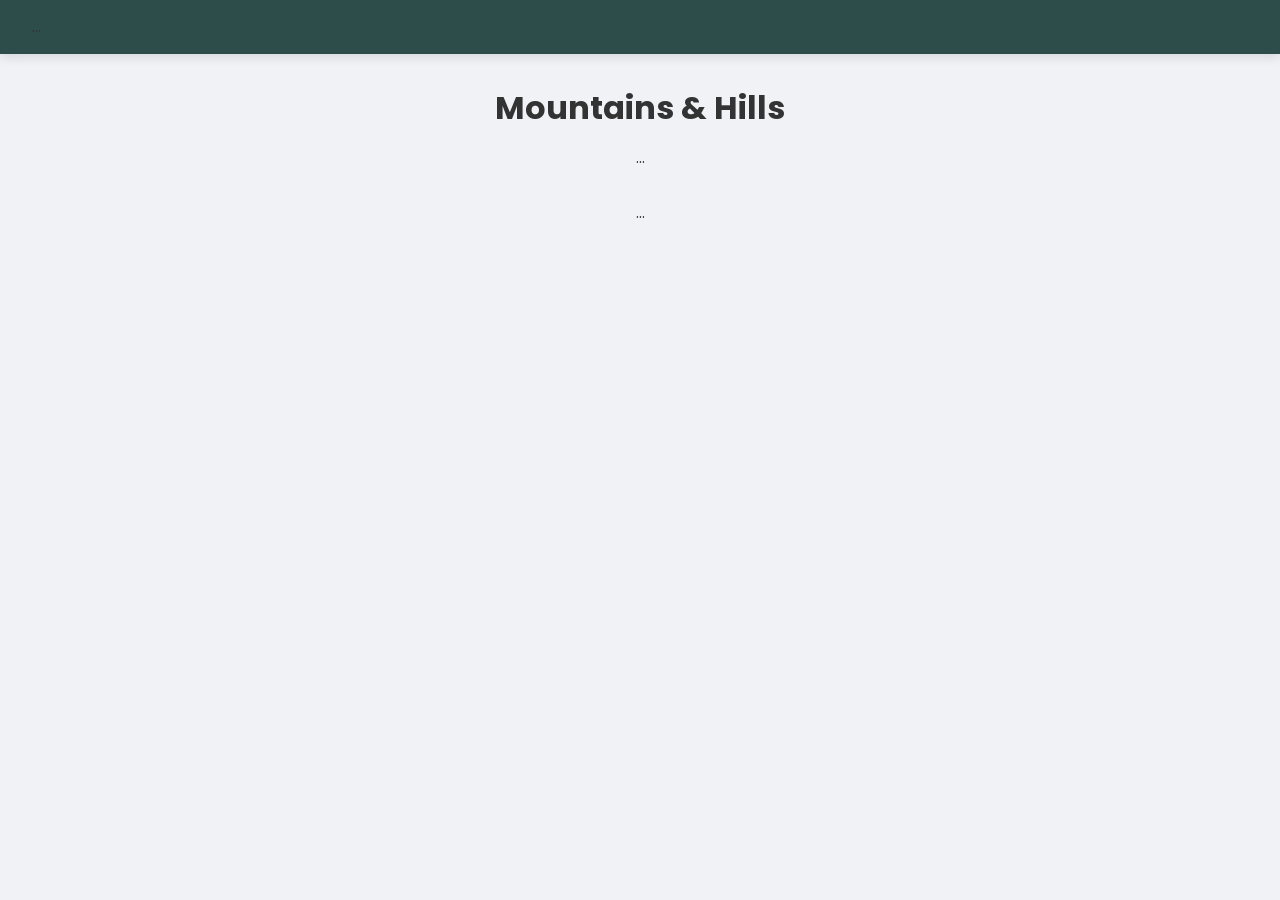
<file: Gallery/bridges.html>
<!DOCTYPE html>
<html lang="en">
<head>
  <meta charset="UTF-8">
  <title>Mountains & Hills</title>
  <link href="https://fonts.googleapis.com/css2?family=Poppins:wght@300;400;600&display=swap" rel="stylesheet">
  <link rel="stylesheet" href="css/gallery.css">
</head>
<body>
  <header class="site-header">…</header>

  <main>
    <h1 class="page-title">Mountains & Hills</h1>
    <div class="separator">…</div>
    <form id="gallery-search" class="search-form">…</form>
    <section id="image-grid" class="image-grid"></section>
  </main>

  <div id="lightbox" class="lightbox hidden" aria-hidden="true">…</div>

  <!-- Set the category, then load the shared gallery script -->
  <script>const PAGE_CATEGORY = 'Mountains & Hills';</script>
  <script src="js/gallery.js"></script>
</body>
</html>
</file>
<file: Recommendations/styles2.css>
/* === Reset & Base Styles === */
* {
    margin: 0;
    padding: 0;
    box-sizing: border-box;
}

body {
    font-family: 'Segoe UI', sans-serif;
    background-color: #F5F5F2;
    color: #2D4D4B;
    line-height: 1.6;
}

/* === Styled Banner Header === */
.banner-header {
    background-color: #7C1C26;
    color: #FBE9DC;
    border: 3px solid #7C1C26;
    padding: 1rem 2rem;
    margin-bottom: 10rem;
    text-align: center;
    font-size: 2.2rem;
    border-radius: 12px;
    box-shadow: 0 6px 14px rgba(0, 0, 0, 0.05);
}


/* === Main Layout === */
main.recommendations {
    max-width: 100%;
    margin: 5rem auto;
    padding: 0 1.5rem;
}

.recommendations h2 {
    font-size: 2.5rem;
    margin-bottom: 1.5rem;
    color: #FBE9DC;
    text-align: center;
}

.recommendations p {
    font-size: 1.2rem;
    color: #425C4B;
    margin-bottom: 2.5rem;
    text-align: center;
}


/* === Flex Row for Cards === */
.recommendation-row {
    display: flex;
    justify-content: space-between;
    flex-wrap: wrap;
    gap: 2rem;
    margin-left: 3rem;
}

.rec-subcategory{
    display: flex;
    flex-wrap: wrap;
    gap: 1rem;
}


/* === Individual Card Styles === */
.rec-category {
    background-color: #EDE2D1;
    gap: 1rem; /* Less space between image and text */
    margin-left: 3.5rem;
    margin-right: 2rem;
    border-radius: 20px;
    padding: 1rem;
    box-shadow: 0 8px 20px rgba(0, 0, 0, 0.08);
    width: 350px;
    min-height: 450px;
    display: flex;
    flex-direction: column;
    align-items: center;
    transition: transform 0.2s ease, box-shadow 0.3s ease;
}

.rec-category:hover {
    transform: translateY(-5px);
    box-shadow: 0 12px 28px rgba(0, 0, 0, 0.12);
}

.rec-category img {
    width: 100%;
    height: 200px;
    object-fit: cover;
    border-radius: 14px;
    margin-bottom: 1rem;
}


/* === Text Content === */
.rec-category h3 {
    font-size: 1.4rem;
    margin-bottom: 0.5rem;
    color: #F0ECE4;
    text-align: center;
}

.rec-category h3 a {
    color: inherit;
    text-decoration: none;
}

.rec-category h3 a:hover {
    color: white;
}

.rec-category p {
    color: #49654C;
    font-size: 1rem;
    text-align: center;
    margin-bottom: 1.4rem;
    padding: 0 0.5rem;
}

/* === Responsive Fix: Stack on Small Screens === */
@media (max-width: 992px) {
    .recommendation-row {
        flex-direction: column;
        align-items: center;
    }

    .rec-category {
        width: 100%;
        max-width: 420px;
    }
}


/* === Navigation Bar Styles === */
.site-header {
    background-color: #2D4D4B;
    padding: 1rem 2rem;
    box-shadow: 0 4px 10px rgba(0, 0, 0, 0.1);
    position: sticky;
    top: 0;
    z-index: 1000;
}

.nav-container {
    max-width: 1200px;
    margin: 0 auto;
    display: flex;
    align-items: center;
    justify-content: space-between;
}

.logo img {
    height: 65px;
    width: auto;
}

.nav-links {
    display: flex;
    gap: 4rem;
}

.nav-links a {
    color: #FBE9DC;
    text-decoration: none;
    font-weight: bold;
    transition: color 0.3s ease;
}

.nav-links a:hover {
    color: #F1C6B6;
}

/* Responsive tweaks */
@media (max-width: 768px) {
    .nav-container {
        flex-direction: column;
        align-items: flex-start;
        gap: 1rem;
    }

    .nav-links {
        flex-direction: column;
        gap: 1rem;
        width: 100%;
    }
}


/* === Recs Button Styles === */
.nav-button {
    display: inline-block;
    padding: 0.75rem 1.5rem;
    background-color: #7C1C26;        /* Stone Grey */
    color: #F0ECE4;                   /* Soft Cream */
    text-decoration: none;
    font-size: 1.1rem;
    font-weight: 600;
    border-radius: 8px;
    transition: background-color 0.3s ease, transform 0.2s ease;
}

.nav-button:hover {
    background-color: #8A2E2C;        /* Slightly lighter on hover */
    transform: scale(1.03);
}



/* === Places to Stay Page Styles === */

body {
    margin: 0;
    font-family: 'Segoe UI', sans-serif;
    background-color: #F5F5F2;
    color: #2D4D4B;
}

.stay-main {
    max-width: 100%;
    margin: 0 auto;
    padding: 2rem;
}

.intro {
    background-color: #EDE2D1;
    padding: 1.5rem;
    margin-bottom: 2rem;
    border-radius: 12px;
    box-shadow: 0 3px 8px rgba(0,0,0,0.05);
}

.category {
    margin-bottom: 3rem;
}

.category h2 {
    color: #EDE2D1;
    font-size: 1.8rem;
    margin-bottom: 1rem;
}

.subcategory {
    display: flex;
    flex-wrap: wrap;
    gap: 3rem;
    margin-left: 1.5rem;
}

.stay-card {
    background-color: #B0572C;
    border-radius: 12px;
    overflow: hidden;
    box-shadow: 0 4px 12px rgba(0,0,0,0.08);
    display: flex;
    flex-direction: column;
    max-width: 250px;
    transition: transform 0.2s ease;
}

.stay-card:hover {
    transform: scale(1.02);
}

.stay-card img {
    width: 100%;
    height: 200px;
    object-fit: cover;
}

.stay-card div {
    padding: 1rem;
}

.stay-card h3 {
    margin-top: 0;
    color: #EDE2D1;
    font-size: 1.3rem;
    text-align: center;
}

.stay-card a {
    color: #EDE2D1;
}

.stay-card:hover a {
    color: white;
}

.stay-card p {
    color: #F0ECE4;
    font-size: 1rem;
    text-align: center ;
    margin: 0 auto;
}

.site-footer {
    text-align: center;
    background-color: #2D4D4B;
    color: #FBE9DC;
    padding: 1rem;
    margin-top: 4rem;
}

.site-footer a {
    color: #DA9639;
}

@media (max-width: 768px) {
    .subcategory {
        flex-direction: column;
        align-items: center;
    }

    .stay-card {
        width: 100%;
    }
}


/* === Where to eat Page Styles === */
.eat-main {
    max-width: 100%;
    margin: 2rem auto;
    padding: 1rem;
}

.intro {
    font-size: 1.2rem;
    color: #4B4B4B;
    text-align: center;
    margin-bottom: 2rem;
}

.food-category h3 {
    font-size: 1.8rem;
    margin-bottom: 0;
    margin-top: 1.5rem;
    color: #DA9639;
}

.card-row {
    display: flex;
    gap: 3rem;
    overflow-x: auto;
    padding-bottom: 1rem;
    color: #EDE2D1;
    margin-top: 1.5rem;
    margin-left: 1.5rem;
}

.food-card {
    flex: 0 0 240px;
    background-color: #5E3E57;
    border-radius: 12px;
    box-shadow: 0 6px 12px rgba(0,0,0,0.1);
    overflow: hidden;
    transition: transform 0.2s ease;
    display: flex;
    flex-direction: column;
    max-width: 250px;
}

.food-card:hover {
    transform: scale(1.02);
}

.food-card img {
    width: 100%;
    height: 160px;
    object-fit: cover;
}

.food-card h4 {
    font-size: 1.2rem;
    margin: 0.5rem 0 0.2rem;
    margin-bottom: 0.6rem;
    padding: 0 0.5rem;
}

.food-card a {
    color: #FBE9DC;
}

.food-card:hover a {
    color: white;
}

.food-card p {
    font-size: 0.95rem;
    padding: 0 0.5rem 1rem;
    color: #F0ECE4;
}


/* === Activities Page Styles === */

body {
    margin: 0;
    font-family: 'Segoe UI', sans-serif;
    background-color: #F5F5F2;
    color: #2D4D4B;
}

.activities-main {
    max-width: 100%;
    margin: 0 auto;
    padding: 2rem;
}

.intro {
    background-color: #EDE2D1; /* Stone Beige */
    padding: 1.5rem;
    margin-bottom: 2rem;
    border-radius: 12px;
    box-shadow: 0 3px 8px rgba(0,0,0,0.05);
}

.category {
    margin-bottom: 3rem;
}

.category h2 {
    color: #DA9639;
    font-size: 1.8rem;
    margin-bottom: 1rem;
}

.subcategory {
    display: flex;
    flex-wrap: wrap;
    gap: 2.5rem;
}

.activity-card {
    background-color: #8A2E2C;
    border-radius: 12px;
    overflow: hidden;
    box-shadow: 0 4px 12px rgba(0,0,0,0.08);
    display: flex;
    flex-direction: column;
    max-width: 250px;
    transition: transform 0.2s ease;
}

.activity-card:hover {
    transform: scale(1.02);
}

.activity-card img {
    width: 100%;
    height: 200px;
    object-fit: cover;
}

.activity-card div {
    padding: 1rem;
}

.activity-card h3 {
    margin-top: 0;
    color: #F0ECE4; /* Light Neutral */
    font-size: 1.3rem;
}

.activity-card p {
    color: #F0ECE4;
    font-size: 1rem;
}
.activity-card a {
    color: #F0ECE4;
}

.activity-card:hover a {
    color: white;
}

/* Responsive tweak */
@media (max-width: 768px) {
    .subcategory {
        flex-direction: column;
        gap: 1.5rem;
    }

    .activity-card {
        max-width: 100%;
    }
}


/* FooterPages Styles */
.footer-page {
    max-width: 800px;
    margin: 2rem auto;
    padding: 2rem;
    background-color: #EDE2D1;
    border-radius: 12px;
    color: #2D4D4B;
    line-height: 1.6;
    box-shadow: 0 3px 10px rgba(0, 0, 0, 0.08);
}

.footer-page h1 {
    font-size: 2rem;
    margin-bottom: 1rem;
}

.footer-page h2 {
    font-size: 1.4rem;
    margin-top: 1.5rem;
}

.contact-form {
    display: flex;
    flex-direction: column;
    gap: 1rem;
    margin-top: 1.5rem;
}

.contact-form input,
.contact-form textarea {
    padding: 0.75rem;
    border: 1px solid #ccc;
    border-radius: 8px;
    font-size: 1rem;
}

.contact-form button {
    width: fit-content;
    padding: 0.75rem 1.5rem;
    background-color: #2D4D4B;
    color: #F0ECE4;
    border: none;
    border-radius: 8px;
    cursor: pointer;
    transition: background-color 0.2s ease-in-out;
}

.contact-form button:hover {
    background-color: #3a6563;
}

/* History Page */

/* Body */
body.history-body {
    background-color: #F0ECE4; /* Sand background */
    font-family: 'Georgia', serif;
    color: #2D4D4B; /* Stone Grey text */
    line-height: 1.8;
    padding: 2rem;
}

/* Header */
.history-header {
    position: relative;
    width: 100%;
    background-color: #2D4D4B;
    color: #F0ECE4;
    padding: 1rem 1.5rem;
    text-align: center;
    z-index: 1000;
    box-shadow: 0 2px 4px rgba(0, 0, 0, 0.1);
}

.site-header h1 {
    font-size: 3rem;
    letter-spacing: 1px;
    margin-bottom: 0.5rem;
    color: #EDE2D1;
}

.history-subheading {
    font-size: 1.5rem;
    font-style: italic;
    text-align: center;
    margin-bottom: 3rem;
    color: #EDE2D1;
}

/* Main Content */
.history-newspaper {
    max-width: 1200px;
    margin: 0 auto;
    column-count: 2;
    column-gap: 3rem;
    text-align: justify;
}

/* Sections */
.history-story {
    margin-bottom: 3rem;
}

.history-story h2 {
    font-size: 2rem;
    border-bottom: 2px solid #2D4D4B;
    margin-bottom: 1rem;
    padding-bottom: 0.5rem;
}

.history-img {
    width: 100%;
    margin: 1rem 0;
    border: 2px solid #2D4D4B;
    box-shadow: 2px 2px 8px rgba(0,0,0,0.1);
    object-fit: cover;
    filter: sepia(30%) contrast(110%);
}

/* Quiz Styling */
#history-quiz {
    background-color: #F0ECE4;
    padding: 2rem;
    border: 2px dashed #2D4D4B;
    border-radius: 8px;
    margin-top: 4rem;
}

.quiz-question {
    margin-bottom: 1.5rem;
}

#quiz-feedback {
    margin-top: 2rem;
    font-weight: bold;
    font-size: 1.2rem;
    color: #2D4D4B;
}

#submit-quiz {
    background-color: #2D4D4B;
    color: #F0ECE4;
    border: none;
    padding: 0.8rem 1.5rem;
    border-radius: 5px;
    cursor: pointer;
    font-size: 1rem;
}

#submit-quiz:hover {
    background-color: #3e6e6b;
}


/* Drop Cap Style */
.history-drop-cap {
    float: left;
    font-size: 3rem;
    line-height: 1;
    margin-right: 0.5rem;
    font-weight: bold;
}

/* Footer */
.history-footer {
    text-align: center;
    padding-top: 2rem;
    margin-top: 4rem;
    border-top: 1px solid #2D4D4B;
    font-size: 0.9rem;
}

/* Reveal Animation */
.history-reveal {
    opacity: 0;
    transform: translateY(50px);
    transition: opacity 0.6s ease-out, transform 0.6s ease-out;
}

.history-reveal.active {
    opacity: 1;
    transform: translateY(0);
}


/* Toggleable Sections */
.hidden {
    display: none;
}

.toggle-section {
    background-color: #D95D39;
    color: #fff;
    border: none;
    padding: 0.5rem 1rem;
    cursor: pointer;
    margin-bottom: 1rem;
    border-radius: 5px;
}

/* Scroll to top button */
#scrollTopBtn {
    display: none;
    position: fixed;
    bottom: 40px;
    right: 30px;
    background-color: #7C1C26;
    color: white;
    border: none;
    padding: 0.6rem;
    border-radius: 50%;
    font-size: 1.2rem;
    cursor: pointer;
    z-index: 1000;
}
</file>
<file: Attractions/styles3.css>
:root {
  --stone-grey: #2D4D4B;
  --edinburgh-sand: #F0ECE4;
  --forest-green: #425C4B;
  --burnt-umber: #B0572C;
}

* {
  margin: 0;
  padding: 0;
  box-sizing: border-box;
}

body {
    font-family: 'Segoe UI', sans-serif;
    background-color: var(--edinburgh-sand);
    color: #2D4D4B;
    line-height: 1.6;
}

header {
  background-color: var(--stone-grey);
  color: white;
  padding: 1rem 2rem;
  display: flex;
  justify-content: space-between;
  align-items: center;
  flex-wrap: wrap;
  box-shadow: 0 2px 5px rgba(0, 0, 0, 0.1);
}

.nav-links {
  display: flex;
  gap: 15px;
}

.nav-links a {
  color: var(--edinburgh-sand);
  text-decoration: none;
  font-weight: bold;
  transition: color 0.3s ease;
  padding: 0.3rem 0.6rem;
}

.nav-links a:hover {
  color: var(--burnt-umber);
  text-decoration: underline;
}

.main-title {
  text-align: center;
  padding: 2rem 1rem 1rem;
  font-size: 2rem;
  font-weight: bold;
  color: var(--forest-green);
}

.spot {
  display: flex;
  align-items: center;
  justify-content: space-between;
  background-color: white;
  border: 2px solid var(--forest-green);
  border-radius: 10px;
  margin: 1.5rem;
  padding: 1rem;
  gap: 1.5rem;
  box-shadow: 0 2px 10px rgba(0, 0, 0, 0.05);
}

.spot.reverse {
  flex-direction: row-reverse;
}

.spot img {
  width: 300px;
  height: 200px;
  object-fit: cover;
  border-radius: 10px;
  border: 2px solid var(--stone-grey);
}

.spot-text {
  flex: 1;
}

.spot-text h2 {
  margin-bottom: 1rem;
  color: var(--burnt-umber);
}

.spot-text p {
  line-height: 1.6;
}

.spot-text .info {
  margin-top: 0.8rem;
  font-size: 0.9rem;
}

.spot-text .info a {
  color: var(--stone-grey);
  text-decoration: none;
  font-weight: bold;
}

.spot-text .info a:hover {
  color: var(--burnt-umber);
  text-decoration: underline;
}

footer {
  background-color: var(--stone-grey);
  color: var(--edinburgh-sand);
  text-align: center;
  padding: 1.5rem;
  font-size: 0.9rem;
  margin-top: 3rem;
}

@media (max-width: 768px) {
  .spot {
    flex-direction: column;
    text-align: center;
  }

  .spot.reverse {
    flex-direction: column;
  }

  .spot img {
    width: 100%;
    height: auto;
  }

  .nav-links {
    flex-direction: column;
    align-items: center;
  }
}

.card-grid {
  display: grid;
  grid-template-columns: repeat(auto-fit, minmax(220px, 1fr));
  gap: 20px;
  padding: 40px;
  max-width: 1000px;
  margin: 0 auto;
}

.card {
  background-color: #fff;
  border-radius: 12px;
  overflow: hidden;
  box-shadow: 0 4px 12px rgba(0,0,0,0.1);
  display: flex;
  flex-direction: column;
  align-items: center;
  padding: 15px;
  transition: transform 0.2s ease;
  text-align: center;
}

.card:hover {
  transform: translateY(-5px);
}

.card img {
  width: 100%;
  height: 140px;
  object-fit: cover;
  border-radius: 8px;
}

.card h2 {
  margin: 15px 0 10px;
  font-size: 1.2rem;
}

.card-btn {
  margin-top: auto;
  display: inline-block;
  padding: 8px 20px;
  background-color: #003366;
  color: white;
  text-decoration: none;
  border-radius: 6px;
  font-weight: bold;
  transition: background-color 0.2s ease;
}

.card-btn:hover {
  background-color: #0055aa;
}
</file>
<file: styles2.css>
/* === Reset & Base Styles === */
* {
    margin: 0;
    padding: 0;
    box-sizing: border-box;
}

body {
    font-family: 'Segoe UI', sans-serif;
    background-color: #F5F5F2;
    color: #2D4D4B;
    line-height: 1.6;
}

/* Styled Banner Header */
.banner-header {
    background-color: #7C1C26;
    color: #FBE9DC;
    border: 3px solid #7C1C26;
    padding: 1rem 2rem;
    margin-bottom: 10rem;
    text-align: center;
    font-size: 2.2rem;
    border-radius: 12px;
    box-shadow: 0 6px 14px rgba(0, 0, 0, 0.05);
}


/* === Main Layout === */
main.recommendations {
    max-width: 100%;
    margin: 5rem auto;
    padding: 0 1.5rem;
}

.recommendations h2 {
    font-size: 2.5rem;
    margin-bottom: 1.5rem;
    color: #FBE9DC;
    text-align: center;
}

.recommendations p {
    font-size: 1.2rem;
    color: #425C4B;
    margin-bottom: 2.5rem;
    text-align: center;
}


/* Flex Row for Cards */
.recommendation-row {
    display: flex;
    justify-content: space-between;
    flex-wrap: wrap;
    gap: 2rem;
    margin-left: 3rem;
}

.rec-subcategory{
    display: flex;
    flex-wrap: wrap;
    gap: 1rem;
}


/* Individual Card Styles */
.rec-category {
    background-color: #EDE2D1;
    gap: 1rem; /* Less space between image and text */
    margin-left: 3.5rem;
    margin-right: 2rem;
    border-radius: 20px;
    padding: 1rem;
    box-shadow: 0 8px 20px rgba(0, 0, 0, 0.08);
    width: 350px;
    min-height: 450px;
    display: flex;
    flex-direction: column;
    align-items: center;
    transition: transform 0.2s ease, box-shadow 0.3s ease;
}

.rec-category:hover {
    transform: translateY(-5px);
    box-shadow: 0 12px 28px rgba(0, 0, 0, 0.12);
}

.rec-category img {
    width: 100%;
    height: 200px;
    object-fit: cover;
    border-radius: 14px;
    margin-bottom: 1rem;
}


/* Text Content */
.rec-category h3 {
    font-size: 1.4rem;
    margin-bottom: 0.5rem;
    color: #F0ECE4;
    text-align: center;
}

.rec-category h3 a {
    color: inherit;
    text-decoration: none;
}

.rec-category h3 a:hover {
    color: white;
}

.rec-category p {
    color: #49654C;
    font-size: 1rem;
    text-align: center;
    margin-bottom: 1.4rem;
    padding: 0 0.5rem;
}

/* Responsive Fix: Stack on Small Screens */
@media (max-width: 992px) {
    .recommendation-row {
        flex-direction: column;
        align-items: center;
    }

    .rec-category {
        width: 100%;
        max-width: 420px;
    }
}


/* Navigation Bar Styles */
.site-header {
    background-color: #2D4D4B;
    padding: 1rem 2rem;
    box-shadow: 0 4px 10px rgba(0, 0, 0, 0.1);
    position: sticky;
    top: 0;
    z-index: 1000;
}

.nav-container {
    max-width: 1200px;
    margin: 0 auto;
    display: flex;
    align-items: center;
    justify-content: space-between;
}

.logo img {
    height: 65px;
    width: auto;
}

.nav-links {
    display: flex;
    gap: 4rem;
}

.nav-links a {
    color: #FBE9DC;
    text-decoration: none;
    font-weight: bold;
    transition: color 0.3s ease;
}

.nav-links a:hover {
    color: #F1C6B6;
}

/* Responsive tweaks */
@media (max-width: 768px) {
    .nav-container {
        flex-direction: column;
        align-items: flex-start;
        gap: 1rem;
    }

    .nav-links {
        flex-direction: column;
        gap: 1rem;
        width: 100%;
    }
}


/* Recs Button Styles */
.nav-button {
    display: inline-block;
    padding: 0.75rem 1.5rem;
    background-color: #7C1C26;        /* Stone Grey */
    color: #F0ECE4;                   /* Soft Cream */
    text-decoration: none;
    font-size: 1.1rem;
    font-weight: 600;
    border-radius: 8px;
    transition: background-color 0.3s ease, transform 0.2s ease;
}

.nav-button:hover {
    background-color: #8A2E2C; /* Slightly lighter on hover */
    transform: scale(1.03);
}



/* Places to Stay Page Styles */

body {
    margin: 0;
    font-family: 'Segoe UI', sans-serif;
    background-color: #F5F5F2;
    color: #2D4D4B;
}

.stay-main {
    max-width: 100%;
    margin: 0 auto;
    padding: 2rem;
}

.intro {
    background-color: #EDE2D1;
    padding: 1.5rem;
    margin-bottom: 2rem;
    border-radius: 12px;
    box-shadow: 0 3px 8px rgba(0,0,0,0.05);
}

.category {
    margin-bottom: 3rem;
}

.category h2 {
    color: #EDE2D1;
    font-size: 1.8rem;
    margin-bottom: 1rem;
}

.subcategory {
    display: flex;
    flex-wrap: wrap;
    gap: 3rem;
    margin-left: 1.5rem;
}

.stay-card {
    background-color: #B0572C;
    border-radius: 12px;
    overflow: hidden;
    box-shadow: 0 4px 12px rgba(0,0,0,0.08);
    display: flex;
    flex-direction: column;
    max-width: 250px;
    transition: transform 0.2s ease;
}

.stay-card:hover {
    transform: scale(1.02);
}

.stay-card img {
    width: 100%;
    height: 200px;
    object-fit: cover;
}

.stay-card div {
    padding: 1rem;
}

.stay-card h3 {
    margin-top: 0;
    color: #EDE2D1;
    font-size: 1.3rem;
    text-align: center;
}

.stay-card a {
    color: #EDE2D1;
}

.stay-card:hover a {
    color: white;
}

.stay-card p {
    color: #F0ECE4;
    font-size: 1rem;
    text-align: center ;
    margin: 0 auto;
}

.site-footer {
    text-align: center;
    background-color: #2D4D4B;
    color: #FBE9DC;
    padding: 1rem;
    margin-top: 4rem;
}

.site-footer a {
    color: #DA9639;
}

@media (max-width: 768px) {
    .subcategory {
        flex-direction: column;
        align-items: center;
    }

    .stay-card {
        width: 100%;
    }
}


/* Where to eat Page Styles */
.eat-main {
    max-width: 100%;
    margin: 2rem auto;
    padding: 1rem;
}

.intro {
    font-size: 1.2rem;
    color: #4B4B4B;
    text-align: center;
    margin-bottom: 2rem;
}

.food-category h3 {
    font-size: 1.8rem;
    margin-bottom: 0;
    margin-top: 1.5rem;
    color: #DA9639;
}

.card-row {
    display: flex;
    gap: 3rem;
    overflow-x: auto;
    padding-bottom: 1rem;
    color: #EDE2D1;
    margin-top: 1.5rem;
    margin-left: 1.5rem;
}

.food-card {
    flex: 0 0 240px;
    background-color: #5E3E57;
    border-radius: 12px;
    box-shadow: 0 6px 12px rgba(0,0,0,0.1);
    overflow: hidden;
    transition: transform 0.2s ease;
    display: flex;
    flex-direction: column;
    max-width: 250px;
}

.food-card:hover {
    transform: scale(1.02);
}

.food-card img {
    width: 100%;
    height: 160px;
    object-fit: cover;
}

.food-card h4 {
    font-size: 1.2rem;
    margin: 0.5rem 0 0.2rem;
    margin-bottom: 0.6rem;
    padding: 0 0.5rem;
}

.food-card a {
    color: #FBE9DC;
}

.food-card:hover a {
    color: white;
}

.food-card p {
    font-size: 0.95rem;
    padding: 0 0.5rem 1rem;
    color: #F0ECE4;
}


/* === Activities Page Styles === */

body {
    margin: 0;
    font-family: 'Segoe UI', sans-serif;
    background-color: #F5F5F2;
    color: #2D4D4B;
}

.activities-main {
    max-width: 100%;
    margin: 0 auto;
    padding: 2rem;
}

.intro {
    background-color: #EDE2D1;
    padding: 1.5rem;
    margin-bottom: 2rem;
    border-radius: 12px;
    box-shadow: 0 3px 8px rgba(0,0,0,0.05);
}

.category {
    margin-bottom: 3rem;
}

.category h2 {
    color: #DA9639;
    font-size: 1.8rem;
    margin-bottom: 1rem;
}

.subcategory {
    display: flex;
    flex-wrap: wrap;
    gap: 2.5rem;
}

.activity-card {
    background-color: #8A2E2C;
    border-radius: 12px;
    overflow: hidden;
    box-shadow: 0 4px 12px rgba(0,0,0,0.08);
    display: flex;
    flex-direction: column;
    max-width: 250px;
    transition: transform 0.2s ease;
}

.activity-card:hover {
    transform: scale(1.02);
}

.activity-card img {
    width: 100%;
    height: 200px;
    object-fit: cover;
}

.activity-card div {
    padding: 1rem;
}

.activity-card h3 {
    margin-top: 0;
    color: #F0ECE4;
    font-size: 1.3rem;
}

.activity-card p {
    color: #F0ECE4;
    font-size: 1rem;
}
.activity-card a {
    color: #F0ECE4;
}

.activity-card:hover a {
    color: white;
}

/* Responsive tweak */
@media (max-width: 768px) {
    .subcategory {
        flex-direction: column;
        gap: 1.5rem;
    }

    .activity-card {
        max-width: 100%;
    }
}


/* FooterPages Styles */
.footer-page {
    max-width: 800px;
    margin: 2rem auto;
    padding: 2rem;
    background-color: #EDE2D1;
    border-radius: 12px;
    color: #2D4D4B;
    line-height: 1.6;
    box-shadow: 0 3px 10px rgba(0, 0, 0, 0.08);
}

.footer-page h1 {
    font-size: 2rem;
    margin-bottom: 1rem;
}

.footer-page h2 {
    font-size: 1.4rem;
    margin-top: 1.5rem;
}

.contact-form {
    display: flex;
    flex-direction: column;
    gap: 1rem;
    margin-top: 1.5rem;
}

.contact-form input,
.contact-form textarea {
    padding: 0.75rem;
    border: 1px solid #ccc;
    border-radius: 8px;
    font-size: 1rem;
}

.contact-form button {
    width: fit-content;
    padding: 0.75rem 1.5rem;
    background-color: #2D4D4B;
    color: #F0ECE4;
    border: none;
    border-radius: 8px;
    cursor: pointer;
    transition: background-color 0.2s ease-in-out;
}

.contact-form button:hover {
    background-color: #3a6563;
}

/* History Page */

/* Body */
body.history-body {
    background-color: #F0ECE4;
    font-family: 'Georgia', serif;
    color: #2D4D4B;
    line-height: 1.8;
    padding: 2rem;
}

/* Header */
.history-header {
    position: relative;
    width: 100%;
    background-color: #2D4D4B;
    color: #F0ECE4;
    padding: 1rem 1.5rem;
    text-align: center;
    z-index: 1000;
    box-shadow: 0 2px 4px rgba(0, 0, 0, 0.1);
}

.site-header h1 {
    font-size: 3rem;
    letter-spacing: 1px;
    margin-bottom: 0.5rem;
    color: #EDE2D1;
}

.history-subheading {
    font-size: 1.5rem;
    font-style: italic;
    text-align: center;
    margin-bottom: 3rem;
    color: #EDE2D1;
}

/* Main Content */
.history-newspaper {
    max-width: 1200px;
    margin: 0 auto;
    column-count: 2;
    column-gap: 3rem;
    text-align: justify;
}

/* Sections */
.history-story {
    margin-bottom: 3rem;
}

.history-story h2 {
    font-size: 2rem;
    border-bottom: 2px solid #2D4D4B;
    margin-bottom: 1rem;
    padding-bottom: 0.5rem;
}

.history-img {
    width: 100%;
    margin: 1rem 0;
    border: 2px solid #2D4D4B;
    box-shadow: 2px 2px 8px rgba(0,0,0,0.1);
    object-fit: cover;
    filter: sepia(30%) contrast(110%);
}

/* Quiz Styling */
#history-quiz {
    background-color: #F0ECE4;
    padding: 2rem;
    border: 2px dashed #2D4D4B;
    border-radius: 8px;
    margin-top: 4rem;
}

.quiz-question {
    margin-bottom: 1.5rem;
}

#quiz-feedback {
    margin-top: 2rem;
    font-weight: bold;
    font-size: 1.2rem;
    color: #2D4D4B;
}

#submit-quiz {
    background-color: #2D4D4B;
    color: #F0ECE4;
    border: none;
    padding: 0.8rem 1.5rem;
    border-radius: 5px;
    cursor: pointer;
    font-size: 1rem;
}

#submit-quiz:hover {
    background-color: #3e6e6b;
}


/* Drop Cap Style */
.history-drop-cap {
    float: left;
    font-size: 3rem;
    line-height: 1;
    margin-right: 0.5rem;
    font-weight: bold;
}

/* Footer */
.history-footer {
    text-align: center;
    padding-top: 2rem;
    margin-top: 4rem;
    border-top: 1px solid #2D4D4B;
    font-size: 0.9rem;
}

/* Reveal Animation */
.history-reveal {
    opacity: 0;
    transform: translateY(50px);
    transition: opacity 0.6s ease-out, transform 0.6s ease-out;
}

.history-reveal.active {
    opacity: 1;
    transform: translateY(0);
}


/* Toggleable Sections */
.hidden {
    display: none;
}

.toggle-section {
    background-color: #D95D39;
    color: #fff;
    border: none;
    padding: 0.5rem 1rem;
    cursor: pointer;
    margin-bottom: 1rem;
    border-radius: 5px;
}

/* Scroll to top button */
#scrollTopBtn {
    display: none;
    position: fixed;
    bottom: 40px;
    right: 30px;
    background-color: #7C1C26;
    color: white;
    border: none;
    padding: 0.6rem;
    border-radius: 50%;
    font-size: 1.2rem;
    cursor: pointer;
    z-index: 1000;
}
</file>
<file: Gallery/css/gallery.css>
/* ─── Variables & Base Styles ─────────────────────────────────────────────── */
:root {
  --clr-bg:        #f0f2f5;
  --clr-panel:     #ffffff;
  --clr-primary:   #3b82f6;
  --clr-accent:    #10b981;
  --clr-text:      #333333;
  --clr-header:    #2D4D4B;   /* ← match your logo’s background color */
  --radius:        0.5rem;
  --gap:           1rem;
}

* {
  box-sizing: border-box;
  margin: 0;
  padding: 0;
}

body {
  font-family: 'Poppins', sans-serif;
  background: var(--clr-bg);
  color: var(--clr-text);
  line-height: 1.4;
}

/* ─── 1. Header & Nav ───────────────────────────────────────────────────── */
.site-header { 
  background-color: #2D4D4B; 
  padding: 1rem 2rem; 
  box-shadow: 0 4px 10px rgba(0, 0, 0, 0.1);
  position: sticky; 
  top: 0; 
  z-index: 1000; 
            }
.nav-container { 
  max-width: 1200px; 
  margin: 0 auto; 
  display: flex; 
  align-items: center; 
  justify-content: space-between; }

.logo img { 
  height: 65px; 
  width: 
  auto; } 

.nav-links { 
  display: 
  flex; 
  gap: 
  2rem;
 } 
 .nav-links a { 
  color: #FBE9DC; 
  text-decoration: 
  none; 
  font-weight: bold; 
  transition: 
  color 0.3s ease;
 } 
 .nav-links a:hover { 
  color: #F1C6B6;
 } 
 /* Responsive tweaks */ 
 @media (max-width: 768px) { 
  .nav-container { 
    flex-direction: column; 
    align-items: flex-start; 
    gap: 1rem; } 
  
    .nav-links { 
      flex-direction: column; 
      gap: 1rem; 
      width: 100%; 
    } 
  }

/* ─── nav-container, logo, nav-links etc. remain unchanged ─────────────── */
.nav-container {
  max-width: 1200px;
  margin: 0 auto;
  display: flex;
  align-items: center;
  justify-content: space-between;
}

.logo img {
  height: 40px;
  width: auto;
}

.nav-links {
  display: flex;
  gap: var(--gap);
}

.nav-links a {
  font-weight: 600;
  color: var(--clr-text);
  text-decoration: none;
  padding: 0.5rem 0.75rem;
  border-radius: var(--radius);
  transition: background 0.3s, color 0.3s;
}

.nav-links a:hover,
.nav-links a:focus {
  background: var(--clr-primary);
  color: #fff;
  outline: none;
}

/* ─── 2. Page Title ─────────────────────────────────────────────────────── */
.page-title {
  text-align: center;
  margin: 2rem 0 1rem;
  font-size: 2rem;
}

/* ─── 3. Separator with Arrows ──────────────────────────────────────────── */
.separator {
  position: relative;
  width: 80%;
  margin: 1rem auto 2rem;
  text-align: center;
}

.separator hr {
  border: none;
  border-top: 1px solid #ccc;
}

.sep-arrow {
  position: absolute;
  width: 1.5rem;
  top: 50%;
  transform: translateY(-50%);
}

.sep-arrow.left  { left: -1.5rem; }
.sep-arrow.right { right: -1.5rem; }

/* ─── 4. Search Bar ─────────────────────────────────────────────────────── */
.search-form {
  text-align: center;
  margin-bottom: 2rem;
}

.search-form input {
  width: 200px;
  padding: 0.5rem;
  font-size: 1rem;
  border: 1px solid #ccc;
  border-radius: var(--radius);
}

.search-form button {
  padding: 0.5rem;
  font-size: 1rem;
  cursor: pointer;
  background: var(--clr-primary);
  color: #fff;
  border: none;
  border-radius: var(--radius);
  margin-left: 0.5rem;
  transition: background 0.3s;
}


/* ─── 5. Image Grid (Centered 3-column layout) ─────────────────────────── */
.image-grid {
  display: grid;
  grid-template-columns: repeat(3, minmax(180px, 1fr));
  gap: var(--gap);
  justify-content: center;
  width: auto;
  margin: 0 auto;
}

.image-grid figure {
  position: relative;
  overflow: hidden;
  border-radius: var(--radius);
  background: var(--clr-panel);
  box-shadow: 0 2px 8px rgba(0,0,0,0.1);
  transition: transform 0.3s, box-shadow 0.3s;
}

.image-grid img {
  display: block;
  width: 100%;
  height: auto;
  object-fit: cover;
}

.image-grid figcaption {
  position: absolute;
  bottom: 0;
  left: 0; right: 0;
  padding: 0.5rem;
  background: rgba(0,0,0,0.6);
  color: #fff;
  font-size: 0.9rem;
  text-align: center;
  opacity: 0;
  transition: opacity 0.3s;
}

.image-grid figure:hover {
  transform: translateY(-4px);
  box-shadow: 0 6px 20px rgba(0,0,0,0.15);
}

.image-grid figure:hover figcaption {
  opacity: 1;
}



/* ─── 6. Lightbox Modal ─────────────────────────────────────────────────── */
.lightbox {
  position: fixed;
  inset: 0;
  background: rgba(0,0,0,0.85);
  display: flex;
  align-items: center;
  justify-content: center;
  z-index: 10;
  animation: fadeIn 0.4s ease;
}

.lightbox.hidden {
  display: none;
}

.lb-image {
  max-width: 90%;
  max-height: 80%;
  border-radius: var(--radius);
  transition: transform 0.3s;
}

.lightbox:not(.hidden) .lb-image {
  transform: scale(1.02);
}

.lb-btn {
  position: absolute;
  background: none;
  border: none;
  color: white;
  font-size: 2.5rem;
  cursor: pointer;
  padding: 0.5rem;
}

.lb-btn.close { top: 1rem; right: 1rem; }
.lb-btn.prev  { left: 1rem; }
.lb-btn.next  { right: 1rem; }

/* ─── 7. Footer ─────────────────────────────────────────────────── */ 
.footer-page { 
  max-width: 800px; 
  margin: 2rem auto; 
  padding: 2rem; 
  background-color: #EDE2D1; 
  border-radius: 12px; 
  color: #2D4D4B; 
  line-height: 1.6; 
  box-shadow: 0 3px 10px rgba(0, 0, 0, 0.08);
 } 
 .footer-page h1 { 
  font-size: 2rem; 
  margin-bottom: 1rem; 
} 
.footer-page h2 { 
  font-size: 1.4rem; 
  margin-top: 1.5rem;

} 
.contact-form { 
  display: flex; 
  flex-direction: column;
  gap: 1rem;
  margin-top: 1.5rem; 
} 
.contact-form input, 
.contact-form textarea { 
  padding: 0.75rem; 
  border: 1px solid #ccc; 
  border-radius: 8px; 
  font-size: 1rem; 
} 
.contact-form button { 
  width: fit-content; 
  padding: 0.75rem 1.5rem; 
  background-color: #2D4D4B; 
  color: #F0ECE4; 
  border: none; 
  border-radius: 8px; 
  cursor: pointer; 
  transition: background-color 0.2s ease-in-out;
 } 
 .contact-form button:hover { 
  background-color: #3a6563;
 }

/* ─── 8.Animations ────────────────────────────────────────────────────────── */
@keyframes fadeIn {
  from { opacity: 0; }
  to   { opacity: 1; }
}
</file>
